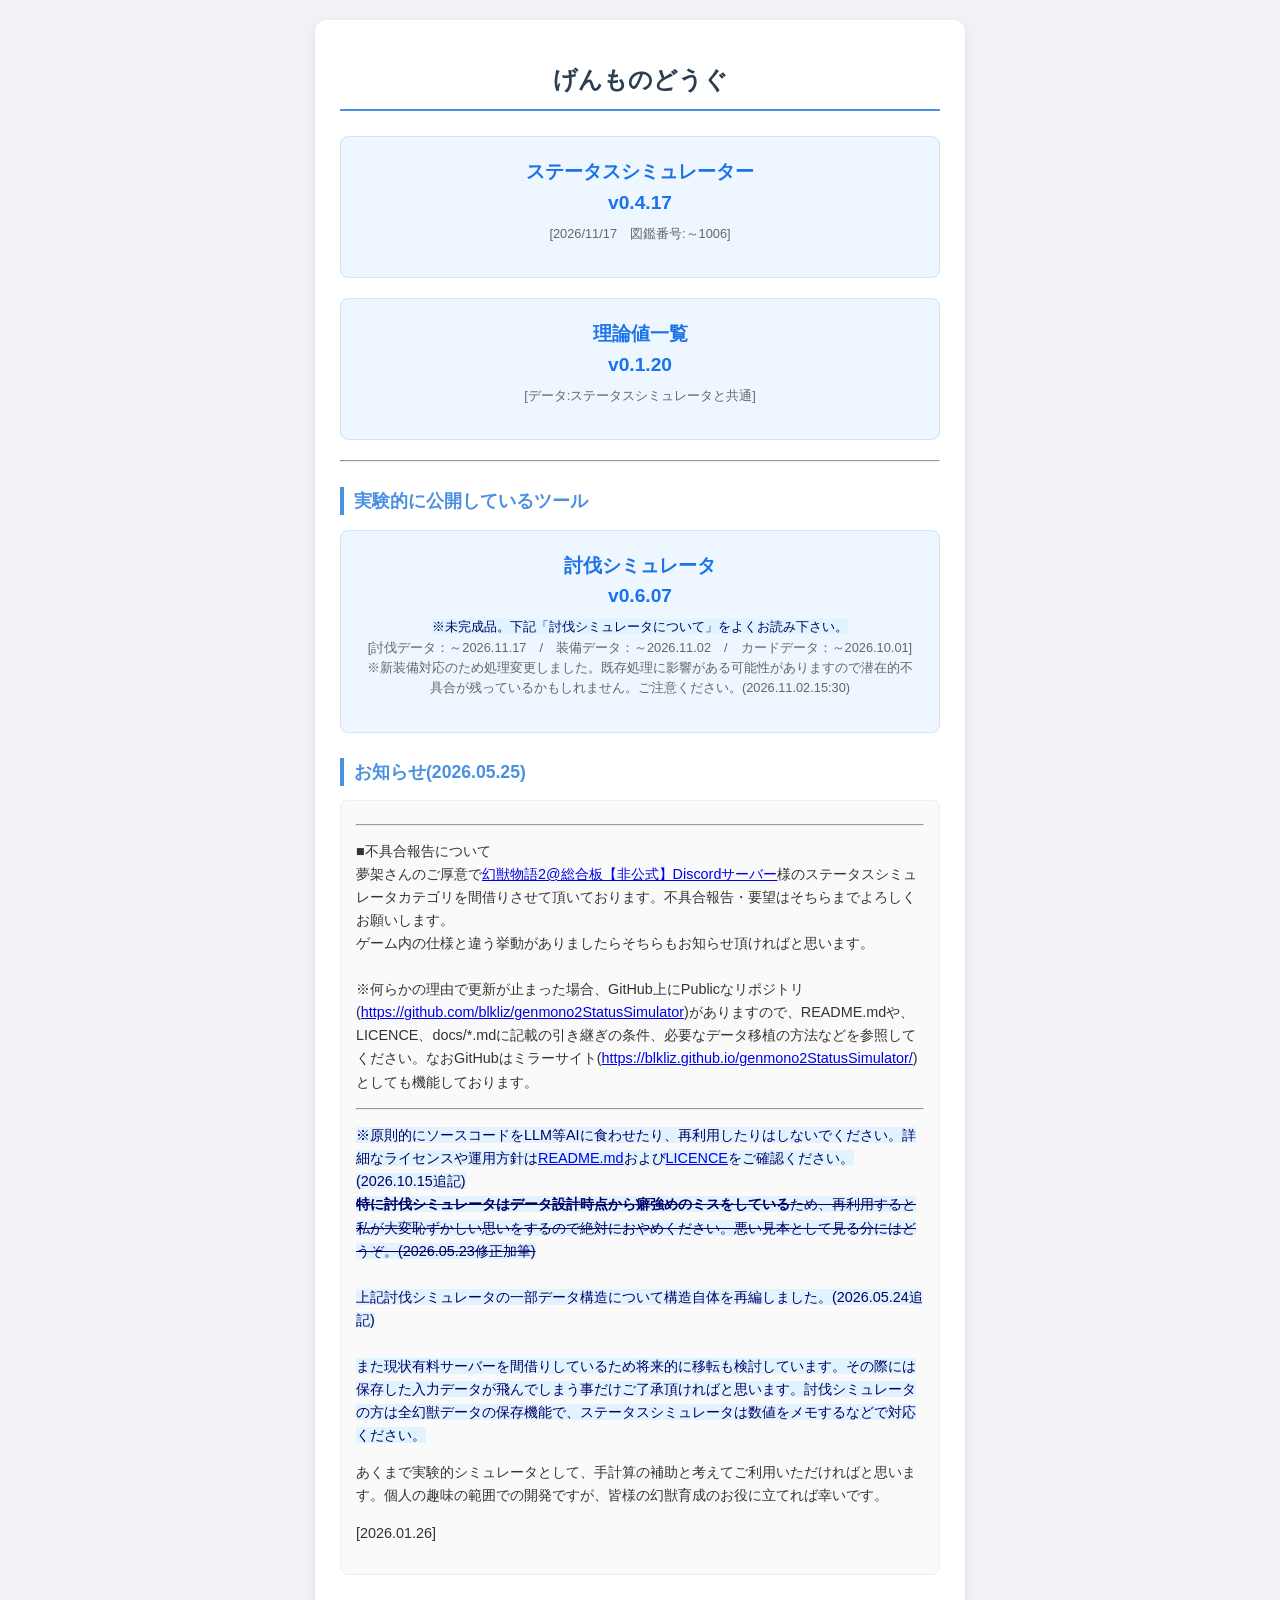
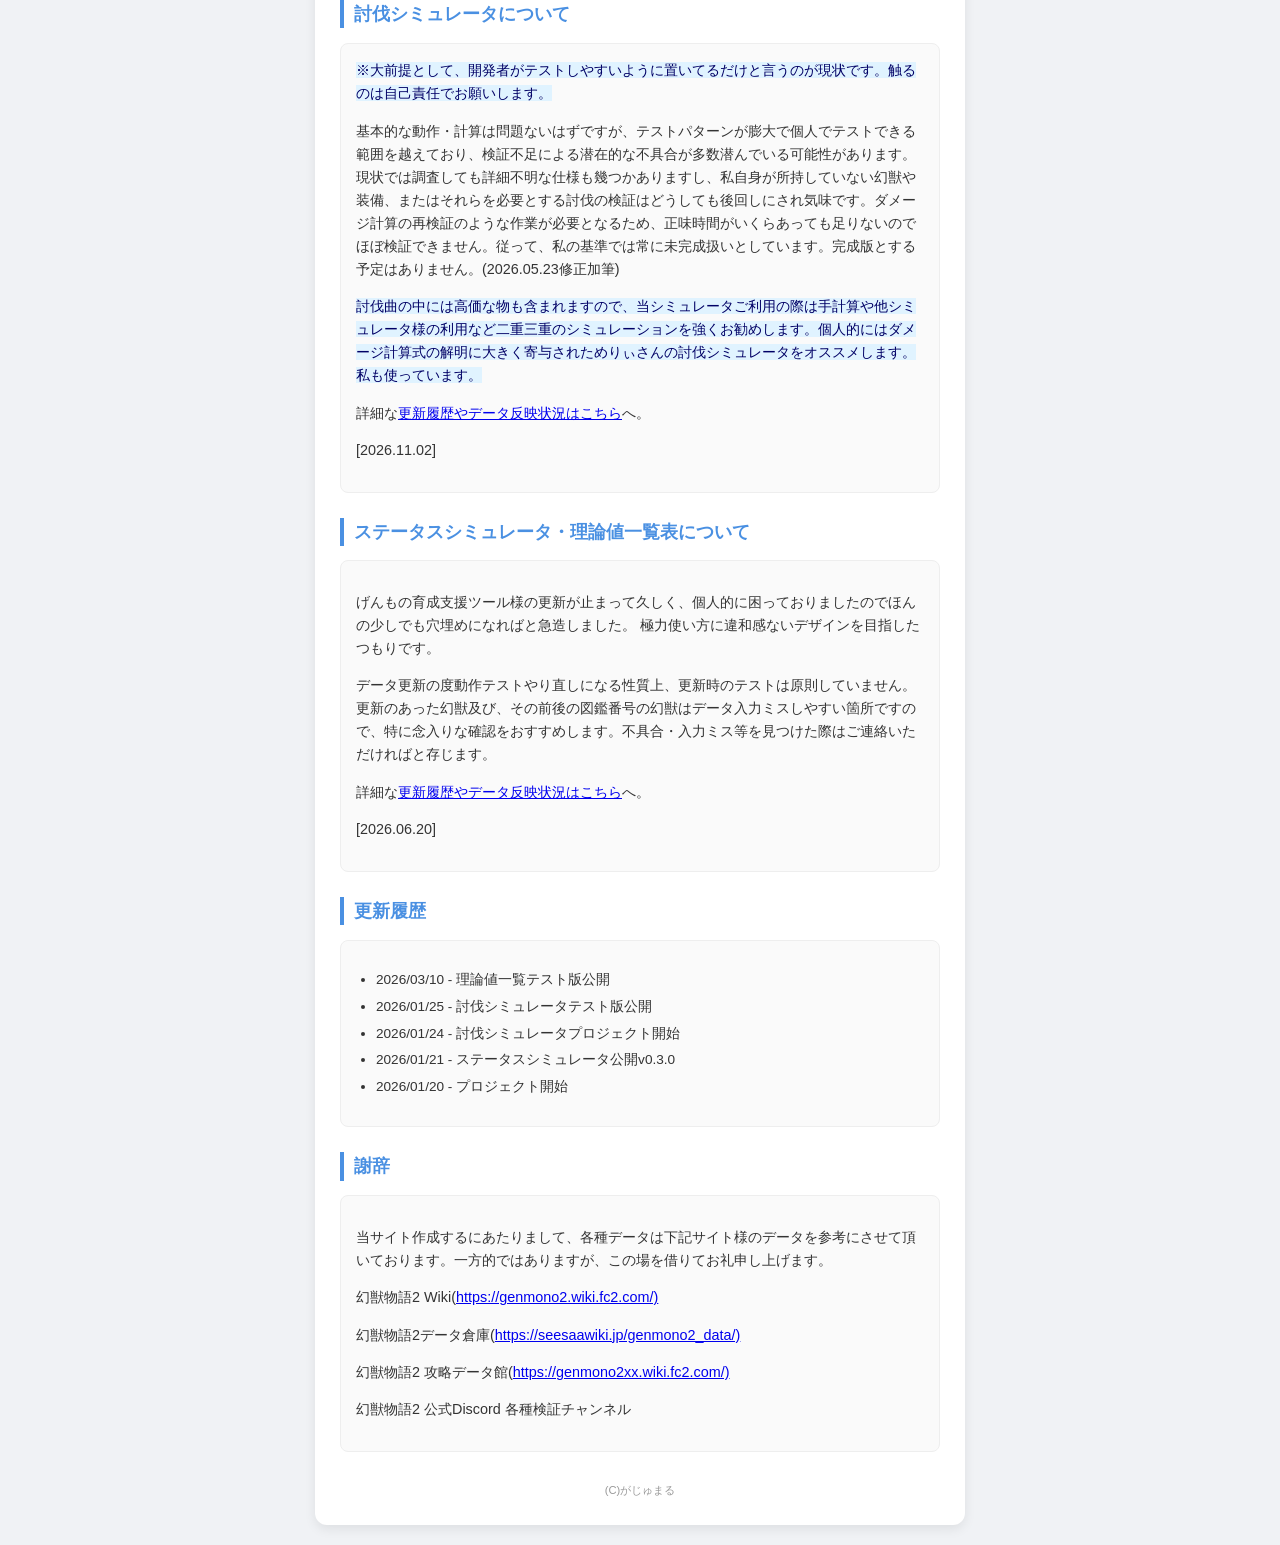
<file: index.html>
<!DOCTYPE html>
<html lang="ja">
<head>
    <!-- Google tag (gtag.js) -->
<script async src="https://www.googletagmanager.com/gtag/js?id=G-ZKP8FL2ZBC"></script>
<script>
  window.dataLayer = window.dataLayer || [];
  function gtag(){dataLayer.push(arguments);}
  gtag('js', new Date());

  gtag('config', 'G-ZKP8FL2ZBC');
</script>
    <meta charset="UTF-8">
    <meta name="viewport" content="width=device-width, initial-scale=1.0">
    <title>げんものどうぐ</title>
    <style>
        body { font-family: 'Helvetica Neue', Arial, sans-serif; background-color: #f0f2f5; color: #333; margin: 0; padding: 20px; line-height: 1.6; }
        .container { max-width: 600px; margin: 0 auto; background: white; padding: 25px; border-radius: 12px; box-shadow: 0 4px 12px rgba(0,0,0,0.08); }
        h1 { font-size: 1.5rem; color: #2c3e50; text-align: center; margin-bottom: 25px; border-bottom: 2px solid #4a90e2; padding-bottom: 10px; }
        h2 { font-size: 1.1rem; color: #4a90e2; margin-top: 25px; border-left: 4px solid #4a90e2; padding-left: 10px; }
        
        .nav-card { background: #eef6ff; padding: 20px; border-radius: 8px; text-align: center; margin-bottom: 20px; border: 1px solid #d0e3ff; transition: 0.2s; }
        .nav-card:hover { background: #e1efff; transform: translateY(-2px); }
        .nav-link { font-size: 1.2rem; font-weight: bold; color: #1a73e8; text-decoration: none; display: block; }
        
        .info-box { background: #fafafa; border: 1px solid #eee; border-radius: 8px; padding: 15px; font-size: 0.9rem; margin-bottom: 20px; }
        
        .history-list { font-size: 0.85rem; padding-left: 20px; }
        .history-list li { margin-bottom: 5px; }

        table { width: 100%; border-collapse: collapse; font-size: 0.85rem; margin-top: 10px; }
        th, td { border: 1px solid #eee; padding: 8px; text-align: left; }
        th { background: #f8f9fa; }
        .status-badge { padding: 2px 6px; border-radius: 4px; font-size: 0.75rem; font-weight: bold; }
        .status-fixed { background: #e3f2fd; color: #1976d2; } /* 対応済 */
        .status-pending { background: #fff3e0; color: #ef6c00; } /* 未対応 */
        .status-warning { background: #e0f3ff; color: #000066; } /* 未対応 */


        footer { text-align: center; margin-top: 30px; font-size: 0.7rem; color: #999; }
    </style>


<!--
<script async src="https://pagead2.googlesyndication.com/pagead/js/adsbygoogle.js?client=ca-pub-4160264912778548"
     crossorigin="anonymous"></script>
-->
</head>
<body>

<div class="container">
    <h1>げんものどうぐ</h1>

    <div class="nav-card">
        <a href="StatusSimulator.html" class="nav-link">ステータスシミュレーター<br>v0.4.17</a>
        <p style="font-size: 0.8rem; color: #666; margin-top: 5px;">[2026/11/17　図鑑番号:～1006]</p>
    </div>


    <div class="nav-card">
        <a href="TheoryValues.html" class="nav-link">理論値一覧<br>v0.1.20</a>
        <p style="font-size: 0.8rem; color: #666; margin-top: 5px;">[データ:ステータスシミュレータと共通]</p>
    </div>

    <HR>
    <h2>実験的に公開しているツール</h2>

    <div class="nav-card">
        <a href="battle_Simulator.htm" class="nav-link">討伐シミュレータ<BR>v0.6.07</a>
        <p style="font-size: 0.8rem; color: #666; margin-top: 5px;"><span class="status-warning">※未完成品。下記「討伐シミュレータについて」をよくお読み下さい。</span>
<br>[討伐データ：～2026.11.17　/　装備データ：～2026.11.02　/　カードデータ：～2026.10.01]<br>
※新装備対応のため処理変更しました。既存処理に影響がある可能性がありますので潜在的不具合が残っているかもしれません。ご注意ください。(2026.11.02.15:30)
</p>
    </div>

    <h2>お知らせ(2026.05.25)</h2>
    <div class="info-box">

<HR>
<p>■不具合報告について<BR>夢架さんのご厚意で<a href="https://discord.com/channels/981723755749453844/1464109122990641204">幻獣物語2@総合板【非公式】Discordサーバー</a>様のステータスシミュレータカテゴリを間借りさせて頂いております。不具合報告・要望はそちらまでよろしくお願いします。<br>
ゲーム内の仕様と違う挙動がありましたらそちらもお知らせ頂ければと思います。<br><br>
※何らかの理由で更新が止まった場合、GitHub上にPublicなリポジトリ(<a href="https://github.com/blkliz/genmono2StatusSimulator">https://github.com/blkliz/genmono2StatusSimulator</a>)がありますので、README.mdや、LICENCE、docs/*.mdに記載の引き継ぎの条件、必要なデータ移植の方法などを参照してください。なおGitHubはミラーサイト(<a href="https://blkliz.github.io/genmono2StatusSimulator/">https://blkliz.github.io/genmono2StatusSimulator/</a>)としても機能しております。
</p>
<HR>
<p><span class="status-warning">※原則的にソースコードをLLM等AIに食わせたり、再利用したりはしないでください。詳細なライセンスや運用方針は<a href="https://github.com/blkliz/genmono2StatusSimulator/blob/main/README.md">README.md</a>および<a href="https://github.com/blkliz/genmono2StatusSimulator/blob/main/LICENCE">LICENCE</a>をご確認ください。(2026.10.15追記)<br>
<s><B>特に討伐シミュレータはデータ設計時点から癖強めのミスをしている</B>ため、再利用すると私が大変恥ずかしい思いをするので絶対におやめください。悪い見本として見る分にはどうぞ。(2026.05.23修正加筆)</s><br><br>
上記討伐シミュレータの一部データ構造について構造自体を再編しました。(2026.05.24追記)<br><br>

<!--<s>また申し訳ないついでにそのうち広告も表示されるかもしれません。邪魔なようであれば極力小さくしたり追いやったりしてみますのでご容赦ください。</s><span class="status-warning">プレビューしたところ思った以上に広告が邪魔過ぎだったので、広告を出さない方向で運用できるようにしますが、-->また現状有料サーバーを間借りしているため将来的に移転も検討しています。その際には保存した入力データが飛んでしまう事だけご了承頂ければと思います。討伐シミュレータの方は全幻獣データの保存機能で、ステータスシミュレータは数値をメモするなどで対応ください。</span></p>
<p>
あくまで実験的シミュレータとして、手計算の補助と考えてご利用いただければと思います。個人の趣味の範囲での開発ですが、皆様の幻獣育成のお役に立てれば幸いです。</p>
<p>[2026.01.26]</p>
    </div>

    <h2>討伐シミュレータについて</h2>
    <div class="info-box">

<span class="status-warning">※大前提として、開発者がテストしやすいように置いてるだけと言うのが現状です。触るのは自己責任でお願いします。</span>
        <p>基本的な動作・計算は問題ないはずですが、テストパターンが膨大で個人でテストできる範囲を越えており、検証不足による潜在的な不具合が多数潜んでいる可能性があります。現状では調査しても詳細不明な仕様も幾つかありますし、私自身が所持していない幻獣や装備、またはそれらを必要とする討伐の検証はどうしても後回しにされ気味です。ダメージ計算の再検証のような作業が必要となるため、正味時間がいくらあっても足りないのでほぼ検証できません。従って、私の基準では常に未完成扱いとしています。完成版とする予定はありません。(2026.05.23修正加筆)</p>

<p><span class="status-warning">討伐曲の中には高価な物も含まれますので、当シミュレータご利用の際は手計算や他シミュレータ様の利用など二重三重のシミュレーションを強くお勧めします。個人的にはダメージ計算式の解明に大きく寄与されためりぃさんの討伐シミュレータをオススメします。私も使っています。</span></p>

<p>
詳細な<a href="about_bs.html">更新履歴やデータ反映状況はこちら</a>へ。</p>


        <p>[2026.11.02]</p>

    </div>

    <h2>ステータスシミュレータ・理論値一覧表について</h2>
    <div class="info-box">

<p>
げんもの育成支援ツール様の更新が止まって久しく、個人的に困っておりましたのでほんの少しでも穴埋めになればと急造しました。
極力使い方に違和感ないデザインを目指したつもりです。</p>
<p>
データ更新の度動作テストやり直しになる性質上、更新時のテストは原則していません。更新のあった幻獣及び、その前後の図鑑番号の幻獣はデータ入力ミスしやすい箇所ですので、特に念入りな確認をおすすめします。不具合・入力ミス等を見つけた際はご連絡いただければと存じます。
</p>
<p>詳細な<a href="about_ss.html">更新履歴やデータ反映状況はこちら</a>へ。</p>
<p>[2026.06.20]</p>

</div>


    <h2>更新履歴</h2>
    <div class="info-box">
        <ul class="history-list">
            <li>2026/03/10 - 理論値一覧テスト版公開</li>
            <li>2026/01/25 - 討伐シミュレータテスト版公開</li>
            <li>2026/01/24 - 討伐シミュレータプロジェクト開始</li>
            <li>2026/01/21 - ステータスシミュレータ公開v0.3.0 </li>
            <li>2026/01/20 - プロジェクト開始</li>
        </ul>
    </div>



    <h2>謝辞</h2>
     <div class="info-box">
        <p>当サイト作成するにあたりまして、各種データは下記サイト様のデータを参考にさせて頂いております。一方的ではありますが、この場を借りてお礼申し上げます。</p>
<p>幻獣物語2 Wiki(<a href="https://genmono2.wiki.fc2.com/">https://genmono2.wiki.fc2.com/)</a></p>

<p>幻獣物語2データ倉庫(<a href="https://seesaawiki.jp/genmono2_data/">https://seesaawiki.jp/genmono2_data/)</a></p>

<p>幻獣物語2 攻略データ館(<a href="https://genmono2xx.wiki.fc2.com/">https://genmono2xx.wiki.fc2.com/)</a></p>


<p>幻獣物語2 公式Discord 各種検証チャンネル</p>

    </div>


    <footer>
        (C)がじゅまる <!--/ <a href="privacy.html">プライバシーポリシー</a>-->
<!--
<script async src="https://pagead2.googlesyndication.com/pagead/js/adsbygoogle.js?client=ca-pub-4160264912778548"
     crossorigin="anonymous"></script>
-->
<!-- シミュレータ用 -->
<!--
<ins class="adsbygoogle"
     style="display:inline-block;width:728px;height:90px"
     data-ad-client="ca-pub-4160264912778548"
     data-ad-slot="8278182248"></ins>
<script>
     (adsbygoogle = window.adsbygoogle || []).push({});
</script>
-->
    </footer>
</div>

</body>
</html>
</file>
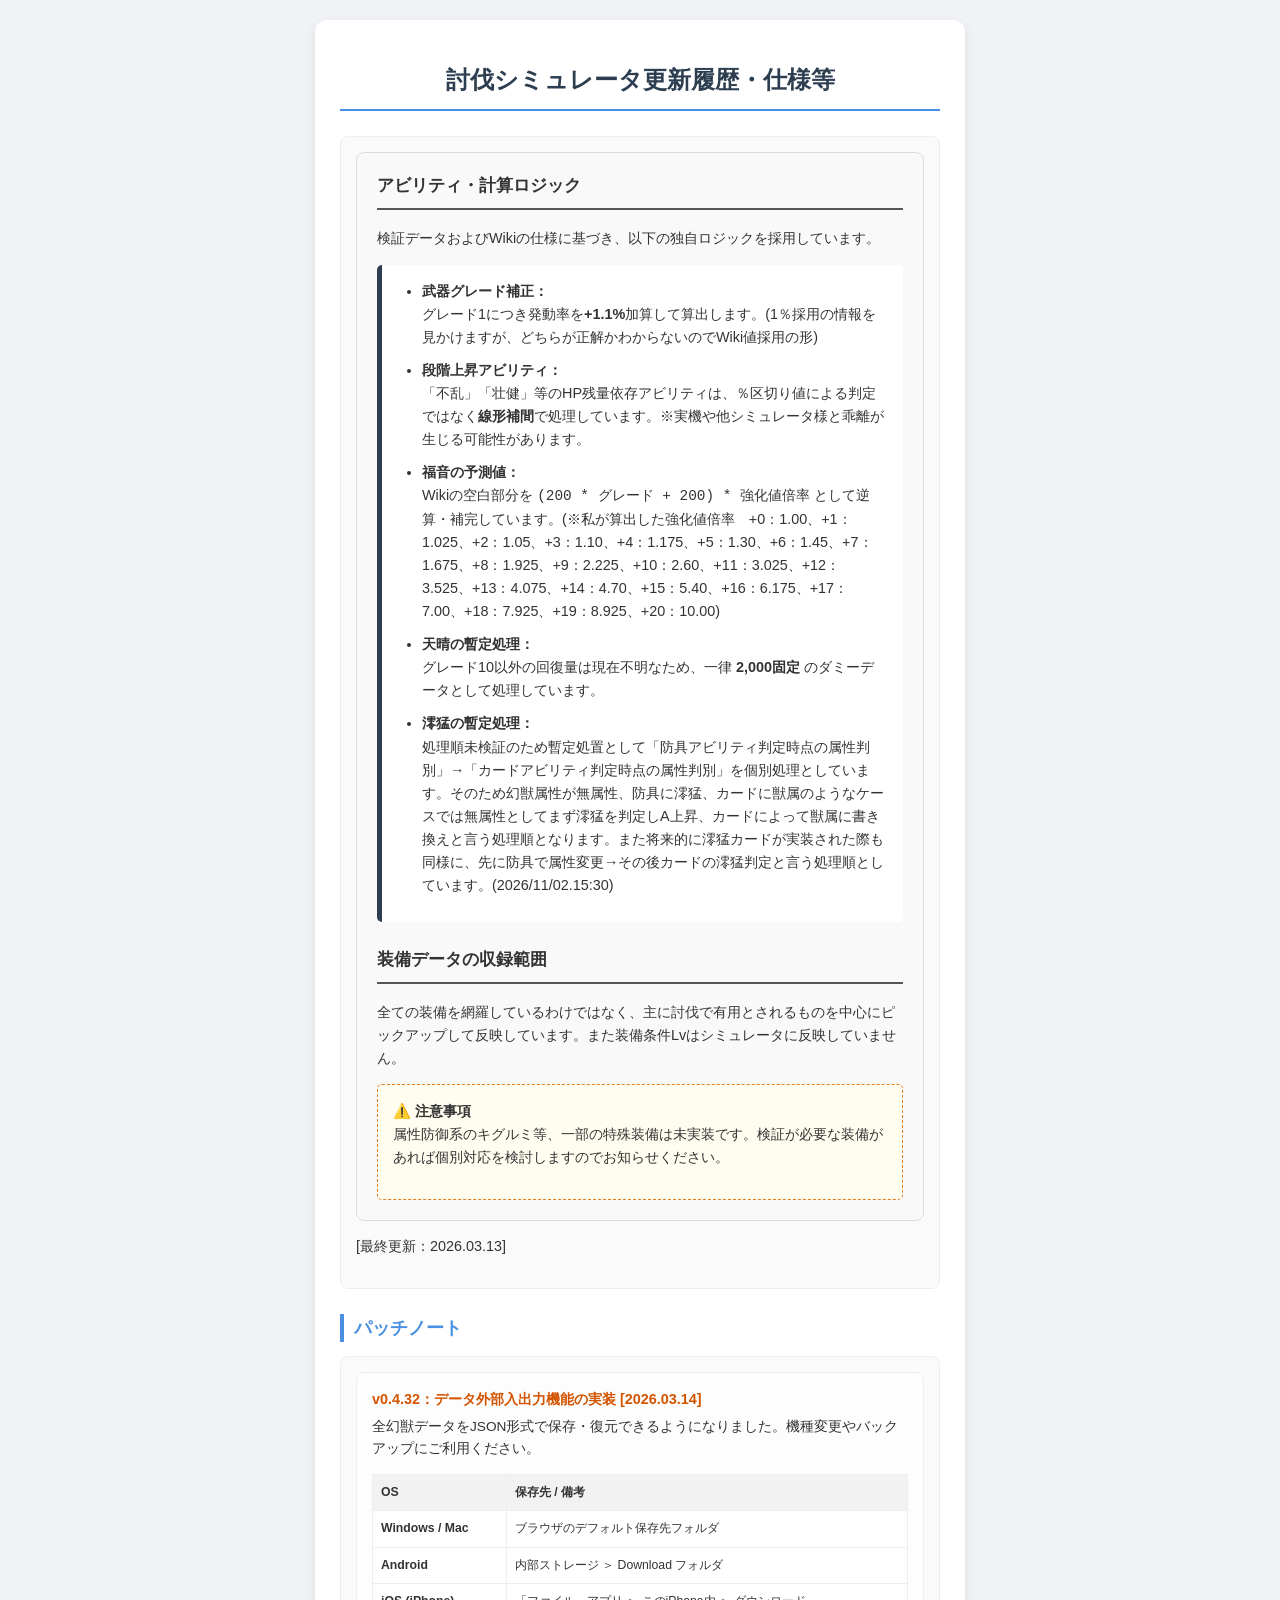
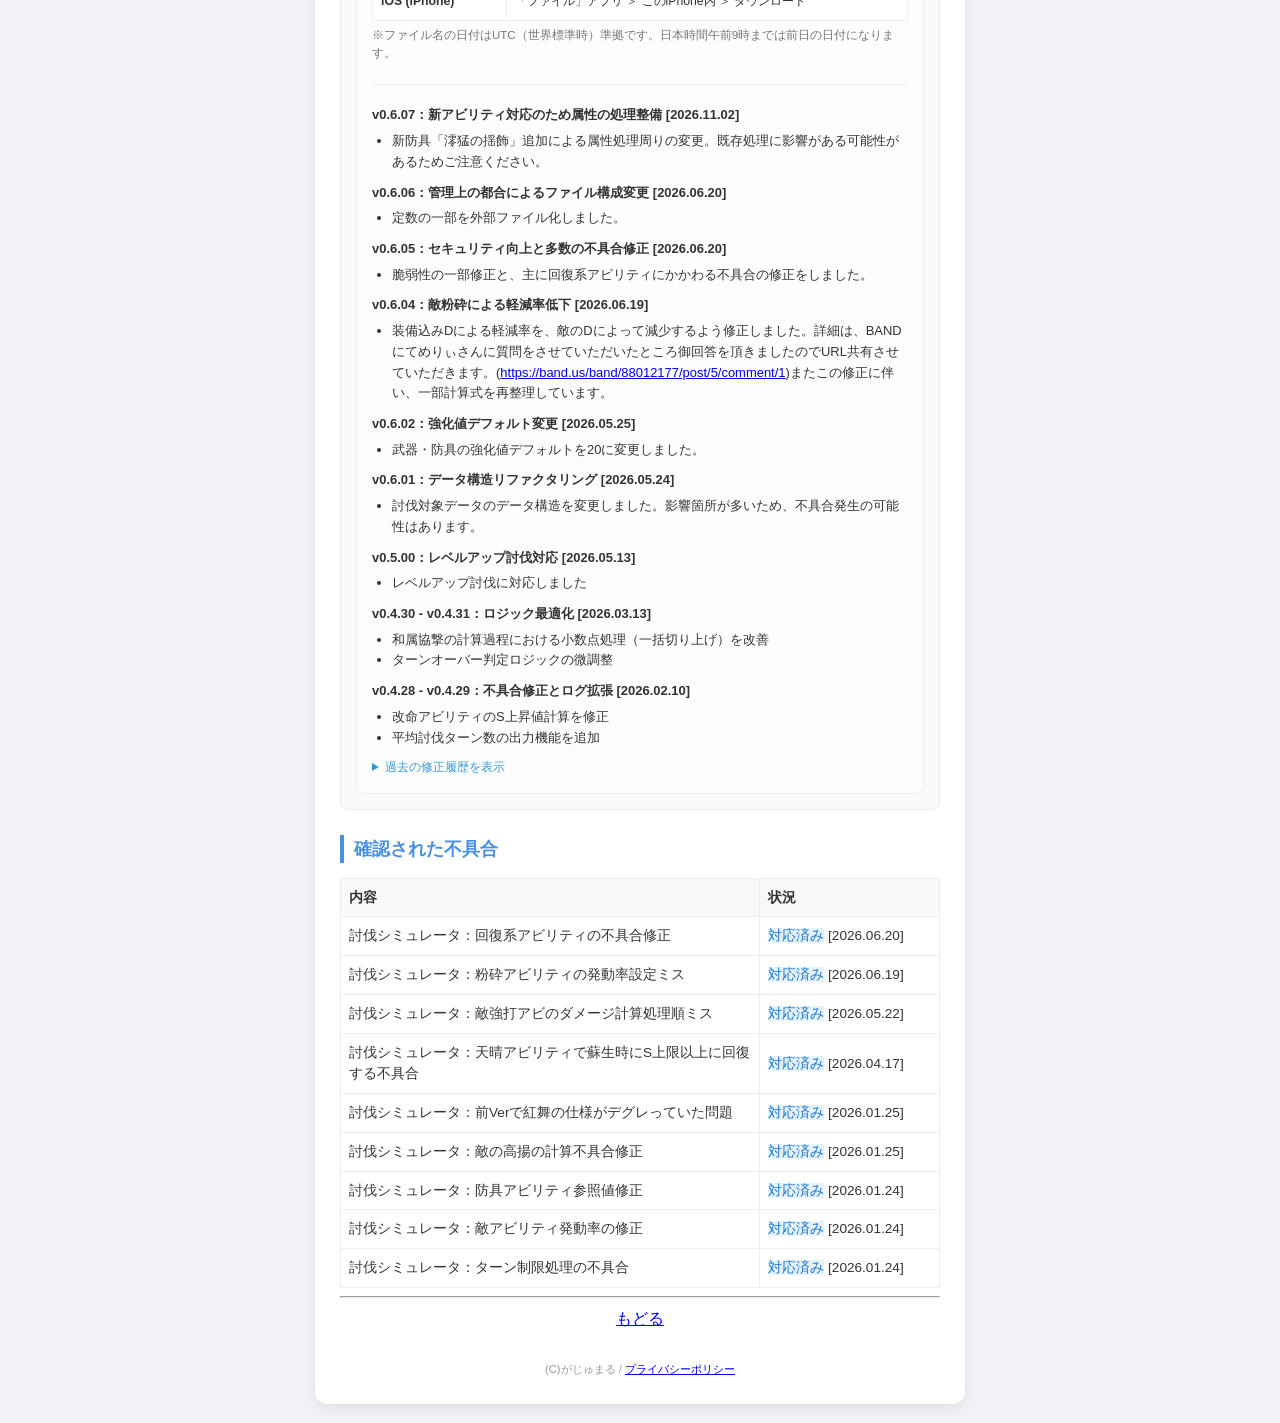
<file: about_bs.html>
<!DOCTYPE html>
<html lang="ja">
<head>
        <!-- Google tag (gtag.js) -->
<script async src="https://www.googletagmanager.com/gtag/js?id=G-ZKP8FL2ZBC"></script>
<script>
  window.dataLayer = window.dataLayer || [];
  function gtag(){dataLayer.push(arguments);}
  gtag('js', new Date());

  gtag('config', 'G-ZKP8FL2ZBC');
</script>
    <meta charset="UTF-8">
    <meta name="viewport" content="width=device-width, initial-scale=1.0">
    <title>討伐シミュレータについて</title>
    <style>
        body { font-family: 'Helvetica Neue', Arial, sans-serif; background-color: #f0f2f5; color: #333; margin: 0; padding: 20px; line-height: 1.6; }
        .container { max-width: 600px; margin: 0 auto; background: white; padding: 25px; border-radius: 12px; box-shadow: 0 4px 12px rgba(0,0,0,0.08); }
        h1 { font-size: 1.5rem; color: #2c3e50; text-align: center; margin-bottom: 25px; border-bottom: 2px solid #4a90e2; padding-bottom: 10px; }
        h2 { font-size: 1.1rem; color: #4a90e2; margin-top: 25px; border-left: 4px solid #4a90e2; padding-left: 10px; }
        
        .nav-card { background: #eef6ff; padding: 20px; border-radius: 8px; text-align: center; margin-bottom: 20px; border: 1px solid #d0e3ff; transition: 0.2s; }
        .nav-card:hover { background: #e1efff; transform: translateY(-2px); }
        .nav-link { font-size: 1.2rem; font-weight: bold; color: #1a73e8; text-decoration: none; display: block; }
        
        .info-box { background: #fafafa; border: 1px solid #eee; border-radius: 8px; padding: 15px; font-size: 0.9rem; margin-bottom: 20px; }
        
        .history-list { font-size: 0.85rem; padding-left: 20px; }
        .history-list li { margin-bottom: 5px; }

        table { width: 100%; border-collapse: collapse; font-size: 0.85rem; margin-top: 10px; }
        th, td { border: 1px solid #eee; padding: 8px; text-align: left; }
        th { background: #f8f9fa; }
        .status-badge { padding: 2px 6px; border-radius: 4px; font-size: 0.75rem; font-weight: bold; }
        .status-fixed { background: #e3f2fd; color: #1976d2; } /* 対応済 */
        .status-pending { background: #fff3e0; color: #ef6c00; } /* 未対応 */
        .status-warning { background: #fff3e0; color: #ff0000; } /* 未対応 */


        footer { text-align: center; margin-top: 30px; font-size: 0.7rem; color: #999; }
    </style>

<!--
<script async src="https://pagead2.googlesyndication.com/pagead/js/adsbygoogle.js?client=ca-pub-4160264912778548"
     crossorigin="anonymous"></script>
-->
</head>
<body>

<div class="container">
    <h1>討伐シミュレータ更新履歴・仕様等</h1>


<div class="info-box">
<section style="background: #f9f9f9; padding: 20px; border-radius: 8px; border: 1px solid #ddd; line-height: 1.6;">
<h3 style="margin-top: 0; color: #333; border-bottom: 2px solid #555; padding-bottom: 8px;">アビリティ・計算ロジック</h3>

<p>検証データおよびWikiの仕様に基づき、以下の独自ロジックを採用しています。</p>

<ul style="background: #fff; padding: 15px 15px 15px 40px; border-radius: 5px; border-left: 5px solid #2c3e50; list-style-type: disc;">
    <li style="margin-bottom: 10px;"><strong>武器グレード補正：</strong><br>グレード1につき発動率を<strong>+1.1%</strong>加算して算出します。(1％採用の情報を見かけますが、どちらが正解かわからないのでWiki値採用の形)</li>
    <li style="margin-bottom: 10px;"><strong>段階上昇アビリティ：</strong><br>「不乱」「壮健」等のHP残量依存アビリティは、％区切り値による判定ではなく<strong>線形補間</strong>で処理しています。※実機や他シミュレータ様と乖離が生じる可能性があります。</li>
    <li style="margin-bottom: 10px;"><strong>福音の予測値：</strong><br>Wikiの空白部分を <code>(200 * グレード + 200) * 強化値倍率</code> として逆算・補完しています。(※私が算出した強化値倍率　+0：1.00、+1：1.025、+2：1.05、+3：1.10、+4：1.175、+5：1.30、+6：1.45、+7：1.675、+8：1.925、+9：2.225、+10：2.60、+11：3.025、+12：3.525、+13：4.075、+14：4.70、+15：5.40、+16：6.175、+17：7.00、+18：7.925、+19：8.925、+20：10.00)</li>
    <li style="margin-bottom: 10px;"><strong>天晴の暫定処理：</strong><br>グレード10以外の回復量は現在不明なため、一律 <strong>2,000固定</strong> のダミーデータとして処理しています。</li>
    <li style="margin-bottom: 10px;"><strong>澪猛の暫定処理：</strong><br>処理順未検証のため暫定処置として「防具アビリティ判定時点の属性判別」→「カードアビリティ判定時点の属性判別」を個別処理としています。そのため幻獣属性が無属性、防具に澪猛、カードに獣属のようなケースでは無属性としてまず澪猛を判定しA上昇、カードによって獣属に書き換えと言う処理順となります。また将来的に澪猛カードが実装された際も同様に、先に防具で属性変更→その後カードの澪猛判定と言う処理順としています。(2026/11/02.15:30)</li>
</ul>

<h3 style="margin-top: 25px; color: #333; border-bottom: 2px solid #555; padding-bottom: 8px;">装備データの収録範囲</h3>
<p>全ての装備を網羅しているわけではなく、主に討伐で有用とされるものを中心にピックアップして反映しています。また装備条件Lvはシミュレータに反映していません。</p>

<div style="background: #fffcf0; padding: 15px; border: 1px dashed #e67e22; border-radius: 5px;">
    <p style="margin-top: 0;"><strong>⚠️ 注意事項</strong><br>
    属性防御系のキグルミ等、一部の特殊装備は未実装です。検証が必要な装備があれば個別対応を検討しますのでお知らせください。</p>
</div>


</section>
<p>[最終更新：2026.03.13]</p>
</div>

<h2>パッチノート</h2>
<div class="info-box">
<section style="background: #fdfdfd; padding: 15px; border-radius: 8px; border: 1px solid #eee;">


<div style="margin-bottom: 20px; border-bottom: 1px solid #eee; padding-bottom: 10px;">
    <strong style="color: #d35400;">v0.4.32：データ外部入出力機能の実装 [2026.03.14]</strong>
    <p style="margin-top: 5px; font-size: 0.95em;">全幻獣データをJSON形式で保存・復元できるようになりました。機種変更やバックアップにご利用ください。</p>
    <table style="width: 100%; border-collapse: collapse; font-size: 0.85em; background: #fff;">
        <tr style="border-bottom: 1px solid #eee;">
            <th style="padding: 8px; text-align: left; width: 25%; background: #f2f2f2;">OS</th>
            <th style="padding: 8px; text-align: left; background: #f2f2f2;">保存先 / 備考</th>
        </tr>
        <tr>
            <td style="padding: 8px; border-right: 1px solid #eee;"><strong>Windows / Mac</strong></td>
            <td style="padding: 8px;">ブラウザのデフォルト保存先フォルダ</td>
        </tr>
        <tr>
            <td style="padding: 8px; border-right: 1px solid #eee;"><strong>Android</strong></td>
            <td style="padding: 8px;">内部ストレージ ＞ Download フォルダ</td>
        </tr>
        <tr>
            <td style="padding: 8px; border-right: 1px solid #eee;"><strong>iOS (iPhone)</strong></td>
            <td style="padding: 8px;">「ファイル」アプリ ＞ このiPhone内 ＞ ダウンロード</td>
        </tr>
    </table>
    <p style="font-size: 0.8em; color: #777; margin-top: 5px;">※ファイル名の日付はUTC（世界標準時）準拠です。日本時間午前9時までは前日の日付になります。</p>
</div>

<div style="margin-bottom: 10px; font-size: 0.9em;">
    <strong>v0.6.07：新アビリティ対応のため属性の処理整備 [2026.11.02]</strong>
    <ul style="margin: 5px 0; padding-left: 20px;">
        <li>新防具「澪猛の揺飾」追加による属性処理周りの変更。既存処理に影響がある可能性があるためご注意ください。</li>
    </ul>
</div>

<div style="margin-bottom: 10px; font-size: 0.9em;">
    <strong>v0.6.06：管理上の都合によるファイル構成変更 [2026.06.20]</strong>
    <ul style="margin: 5px 0; padding-left: 20px;">
        <li>定数の一部を外部ファイル化しました。</li>
    </ul>
</div>

<div style="margin-bottom: 10px; font-size: 0.9em;">
    <strong>v0.6.05：セキュリティ向上と多数の不具合修正 [2026.06.20]</strong>
    <ul style="margin: 5px 0; padding-left: 20px;">
        <li>脆弱性の一部修正と、主に回復系アビリティにかかわる不具合の修正をしました。</li>
    </ul>
</div>

<div style="margin-bottom: 10px; font-size: 0.9em;">
    <strong>v0.6.04：敵粉砕による軽減率低下 [2026.06.19]</strong>
    <ul style="margin: 5px 0; padding-left: 20px;">
        <li>装備込みDによる軽減率を、敵のDによって減少するよう修正しました。詳細は、BANDにてめりぃさんに質問をさせていただいたところ御回答を頂きましたのでURL共有させていただきます。(<a href="https://band.us/band/88012177/post/5/comment/1">https://band.us/band/88012177/post/5/comment/1</a>)またこの修正に伴い、一部計算式を再整理しています。</li>
    </ul>
</div>

<div style="margin-bottom: 10px; font-size: 0.9em;">
    <strong>v0.6.02：強化値デフォルト変更 [2026.05.25]</strong>
    <ul style="margin: 5px 0; padding-left: 20px;">
        <li>武器・防具の強化値デフォルトを20に変更しました。</li>
    </ul>
</div>

<div style="margin-bottom: 10px; font-size: 0.9em;">
    <strong>v0.6.01：データ構造リファクタリング [2026.05.24]</strong>
    <ul style="margin: 5px 0; padding-left: 20px;">
        <li>討伐対象データのデータ構造を変更しました。影響箇所が多いため、不具合発生の可能性はあります。</li>
    </ul>
</div>

<div style="margin-bottom: 10px; font-size: 0.9em;">
    <strong>v0.5.00：レベルアップ討伐対応 [2026.05.13]</strong>
    <ul style="margin: 5px 0; padding-left: 20px;">
        <li>レベルアップ討伐に対応しました</li>
    </ul>
</div>

<div style="margin-bottom: 10px; font-size: 0.9em;">
    <strong>v0.4.30 - v0.4.31：ロジック最適化 [2026.03.13]</strong>
    <ul style="margin: 5px 0; padding-left: 20px;">
        <li>和属協撃の計算過程における小数点処理（一括切り上げ）を改善</li>
        <li>ターンオーバー判定ロジックの微調整</li>
    </ul>
</div>

<div style="margin-bottom: 10px; font-size: 0.9em;">
    <strong>v0.4.28 - v0.4.29：不具合修正とログ拡張 [2026.02.10]</strong>
    <ul style="margin: 5px 0; padding-left: 20px;">
        <li>改命アビリティのS上昇値計算を修正</li>
        <li>平均討伐ターン数の出力機能を追加</li>
    </ul>
</div>

<details style="font-size: 0.85em; color: #666;">
    <summary style="cursor: pointer; color: #3498db;">過去の修正履歴を表示</summary>
    <div style="padding: 10px; background: #f4f4f4; border-radius: 5px; margin-top: 5px;">
        v0.5.01：敵強打アビのダメージ計算処理ミス修正<br>
        v0.4.34：テキスト間違いなど細かい不具合の修正<br>
        v0.4.33：天晴の蘇生時回復量不具合修正<br>
        v0.4.27：天晴の暫定対応・バフ不具合修正<br>
        v0.4.25：防御(D)によるダメージ軽減未適用の不具合修正<br>
        v0.4.23：防具アビリティが素ステータスを参照していた件を修正<br>
        v0.4.19：高揚・紅舞のバフ重複計算不具合を修正<br>
        v0.4.14：和属・粉砕の処理ロジック調整
    </div>
</details>

</section>
</div>



    <h2>確認された不具合</h2>
    <table>
        <thead>
            <tr>
                <th style="width: 70%;">内容</th>
                <th>状況</th>
            </tr>
        </thead>
        <tbody>
            <tr>
                <td>討伐シミュレータ：回復系アビリティの不具合修正</td>
                <td><span class="status-fixed">対応済み</span> [2026.06.20] </td>
            </tr>
                 <tr>
                <td>討伐シミュレータ：粉砕アビリティの発動率設定ミス</td>
                <td><span class="status-fixed">対応済み</span> [2026.06.19] </td>
            </tr>
            <tr>
                <td>討伐シミュレータ：敵強打アビのダメージ計算処理順ミス</td>
                <td><span class="status-fixed">対応済み</span> [2026.05.22] </td>
            </tr>
           <tr>
                <td>討伐シミュレータ：天晴アビリティで蘇生時にS上限以上に回復する不具合</td>
                <td><span class="status-fixed">対応済み</span> [2026.04.17] </td>
            </tr>
            <tr>
                <td>討伐シミュレータ：前Verで紅舞の仕様がデグレっていた問題</td>
                <td><span class="status-fixed">対応済み</span> [2026.01.25] </td>
            </tr>
            <tr>
                <td>討伐シミュレータ：敵の高揚の計算不具合修正</td>
                <td><span class="status-fixed">対応済み</span> [2026.01.25] </td>
            </tr>
            <tr>
                <td>討伐シミュレータ：防具アビリティ参照値修正</td>
                <td><span class="status-fixed">対応済み</span> [2026.01.24] </td>
            </tr>
            <tr>
                <td>討伐シミュレータ：敵アビリティ発動率の修正</td>
                <td><span class="status-fixed">対応済み</span> [2026.01.24] </td>
            </tr>
            <tr>
                <td>討伐シミュレータ：ターン制限処理の不具合</td>
                <td><span class="status-fixed">対応済み</span> [2026.01.24] </td>
            </tr>
        </tbody>
    </table>




<hr>

<div align="center">
<a href="index.html">もどる</a>

</div>


    <footer>
        (C)がじゅまる / <a href="privacy.html">プライバシーポリシー</a>

<!--
<script async src="https://pagead2.googlesyndication.com/pagead/js/adsbygoogle.js?client=ca-pub-4160264912778548"
     crossorigin="anonymous"></script>
-->
<!-- シミュレータ用 -->
<!--
<ins class="adsbygoogle"
     style="display:inline-block;width:728px;height:90px"
     data-ad-client="ca-pub-4160264912778548"
     data-ad-slot="8278182248"></ins>
<script>
     (adsbygoogle = window.adsbygoogle || []).push({});
</script>
-->
    </footer>
</div>

</body>
</html>
</file>
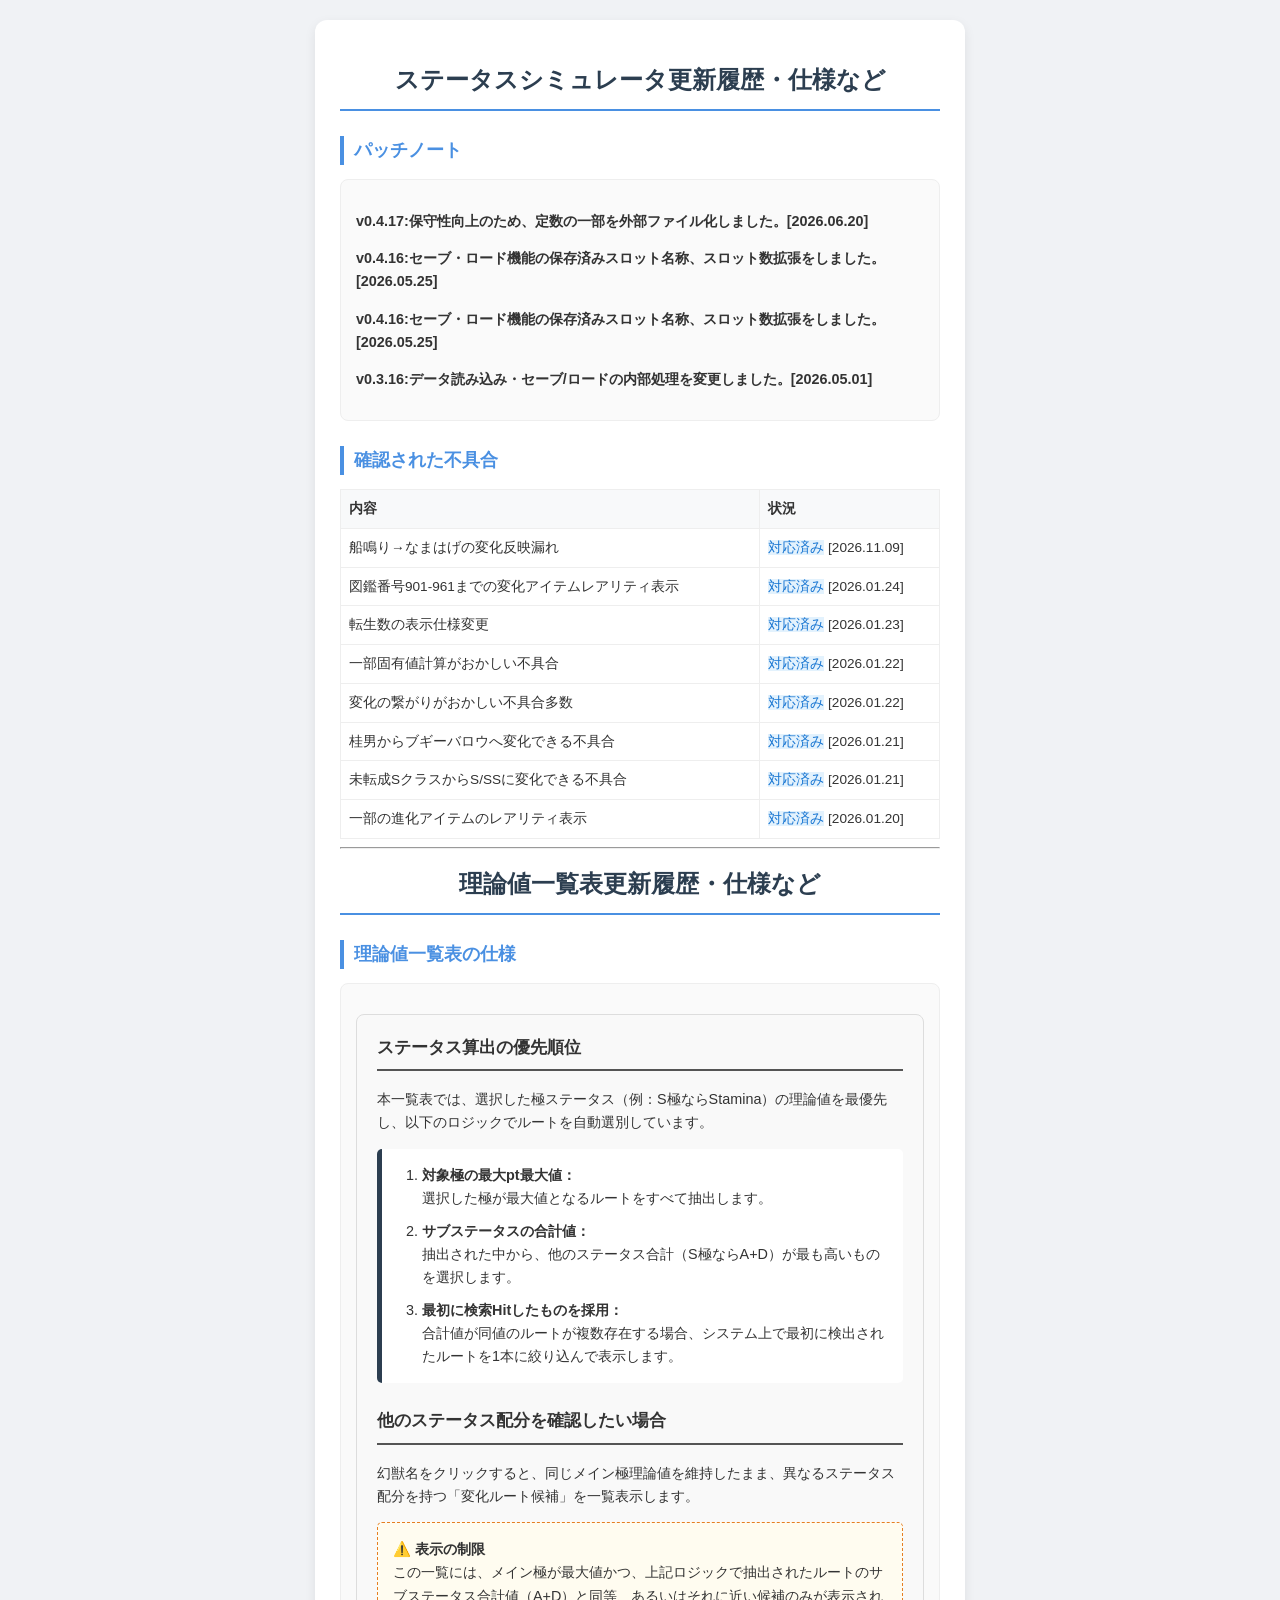
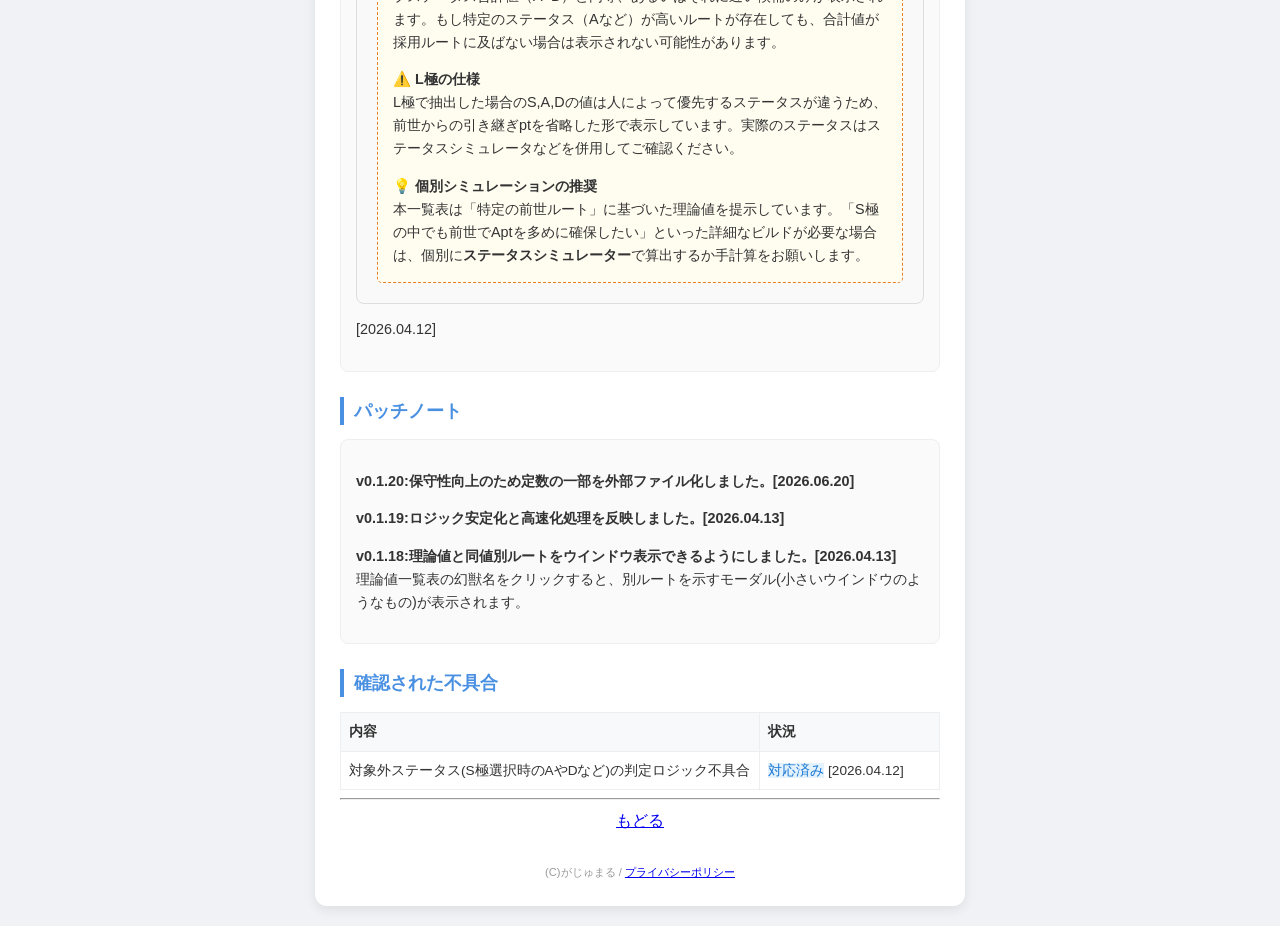
<file: about_ss.html>
<!DOCTYPE html>
<html lang="ja">
<head>
        <!-- Google tag (gtag.js) -->
<script async src="https://www.googletagmanager.com/gtag/js?id=G-ZKP8FL2ZBC"></script>
<script>
  window.dataLayer = window.dataLayer || [];
  function gtag(){dataLayer.push(arguments);}
  gtag('js', new Date());

  gtag('config', 'G-ZKP8FL2ZBC');
</script>
    <meta charset="UTF-8">
    <meta name="viewport" content="width=device-width, initial-scale=1.0">
    <title>ステータスシミュレータ・理論値一覧表について</title>
    <style>
        body { font-family: 'Helvetica Neue', Arial, sans-serif; background-color: #f0f2f5; color: #333; margin: 0; padding: 20px; line-height: 1.6; }
        .container { max-width: 600px; margin: 0 auto; background: white; padding: 25px; border-radius: 12px; box-shadow: 0 4px 12px rgba(0,0,0,0.08); }
        h1 { font-size: 1.5rem; color: #2c3e50; text-align: center; margin-bottom: 25px; border-bottom: 2px solid #4a90e2; padding-bottom: 10px; }
        h2 { font-size: 1.1rem; color: #4a90e2; margin-top: 25px; border-left: 4px solid #4a90e2; padding-left: 10px; }
        
        .nav-card { background: #eef6ff; padding: 20px; border-radius: 8px; text-align: center; margin-bottom: 20px; border: 1px solid #d0e3ff; transition: 0.2s; }
        .nav-card:hover { background: #e1efff; transform: translateY(-2px); }
        .nav-link { font-size: 1.2rem; font-weight: bold; color: #1a73e8; text-decoration: none; display: block; }
        
        .info-box { background: #fafafa; border: 1px solid #eee; border-radius: 8px; padding: 15px; font-size: 0.9rem; margin-bottom: 20px; }
        
        .history-list { font-size: 0.85rem; padding-left: 20px; }
        .history-list li { margin-bottom: 5px; }

        table { width: 100%; border-collapse: collapse; font-size: 0.85rem; margin-top: 10px; }
        th, td { border: 1px solid #eee; padding: 8px; text-align: left; }
        th { background: #f8f9fa; }
        .status-badge { padding: 2px 6px; border-radius: 4px; font-size: 0.75rem; font-weight: bold; }
        .status-fixed { background: #e3f2fd; color: #1976d2; } /* 対応済 */
        .status-pending { background: #fff3e0; color: #ef6c00; } /* 未対応 */
        .status-warning { background: #fff3e0; color: #ff0000; } /* 未対応 */


        footer { text-align: center; margin-top: 30px; font-size: 0.7rem; color: #999; }
    </style>


<!--
<script async src="https://pagead2.googlesyndication.com/pagead/js/adsbygoogle.js?client=ca-pub-4160264912778548"
     crossorigin="anonymous"></script>
-->
</head>
<body>

<div class="container">
    <h1>ステータスシミュレータ更新履歴・仕様など</h1>

    <h2>パッチノート</h2>
    <div class="info-box">
        <p>
            <b>v0.4.17:保守性向上のため、定数の一部を外部ファイル化しました。[2026.06.20]</b>
        </p>
        <p>
            <b>v0.4.16:セーブ・ロード機能の保存済みスロット名称、スロット数拡張をしました。[2026.05.25]</b>
        </p>
        <p>
            <b>v0.4.16:セーブ・ロード機能の保存済みスロット名称、スロット数拡張をしました。[2026.05.25]</b>
        </p>
        <p>
            <b>v0.3.16:データ読み込み・セーブ/ロードの内部処理を変更しました。[2026.05.01]</b>
        </p>

    </div>


    <h2>確認された不具合</h2>
    <table>
        <thead>
            <tr>
                <th style="width: 70%;">内容</th>
                <th>状況</th>
            </tr>
        </thead>
        <tbody>
            <tr>
                <td>船鳴り→なまはげの変化反映漏れ</td>
                <td><span class="status-fixed">対応済み</span> [2026.11.09] </td>
            </tr>
            <tr>
                <td>図鑑番号901-961までの変化アイテムレアリティ表示</td>
                <td><span class="status-fixed">対応済み</span> [2026.01.24] </td>
            </tr>
            <tr>
                <td>転生数の表示仕様変更</td>
                <td><span class="status-fixed">対応済み</span> [2026.01.23] </td>
            </tr>
            <tr>
                <td>一部固有値計算がおかしい不具合</td>
                <td><span class="status-fixed">対応済み</span> [2026.01.22] </td>
            </tr>
            <tr>
                <td>変化の繋がりがおかしい不具合多数</td>
                <td><span class="status-fixed">対応済み</span> [2026.01.22] </td>
            </tr>
            <tr>
                <td>桂男からブギーバロウへ変化できる不具合</td>
                <td><span class="status-fixed">対応済み</span> [2026.01.21] </td>
            </tr>
            <tr>
                <td>未転成SクラスからS/SSに変化できる不具合</td>
                <td><span class="status-fixed">対応済み</span> [2026.01.21] </td>
            </tr>
            <tr>
                <td>一部の進化アイテムのレアリティ表示</td>
                <td><span class="status-fixed">対応済み</span> [2026.01.20] </td>
            </tr>

        </tbody>
    </table>

<hr>

    <h1>理論値一覧表更新履歴・仕様など</h1>

    <h2>理論値一覧表の仕様</h2>
    <div class="info-box">

<p>
<section style="background: #f9f9f9; padding: 20px; border-radius: 8px; border: 1px solid #ddd; line-height: 1.6;">
    <h3 style="margin-top: 0; color: #333; border-bottom: 2px solid #555; padding-bottom: 8px;">ステータス算出の優先順位</h3>
    <p>本一覧表では、選択した極ステータス（例：S極ならStamina）の理論値を最優先し、以下のロジックでルートを自動選別しています。</p>
    
    <ol style="background: #fff; padding: 15px 15px 15px 40px; border-radius: 5px; border-left: 5px solid #2c3e50;">
        <li style="margin-bottom: 10px;"><strong>対象極の最大pt最大値：</strong><br>選択した極が最大値となるルートをすべて抽出します。</li>
        <li style="margin-bottom: 10px;"><strong>サブステータスの合計値：</strong><br>抽出された中から、他のステータス合計（S極ならA+D）が最も高いものを選択します。</li>
        <li><strong>最初に検索Hitしたものを採用：</strong><br>合計値が同値のルートが複数存在する場合、システム上で最初に検出されたルートを1本に絞り込んで表示します。</li>
    </ol>

    <h3 style="margin-top: 25px; color: #333; border-bottom: 2px solid #555; padding-bottom: 8px;">他のステータス配分を確認したい場合</h3>
    <p>幻獣名をクリックすると、同じメイン極理論値を維持したまま、異なるステータス配分を持つ「変化ルート候補」を一覧表示します。</p>

    <div style="background: #fffcf0; padding: 15px; border: 1px dashed #e67e22; border-radius: 5px;">
        <p style="margin-top: 0;"><strong>⚠️ 表示の制限</strong><br>
        この一覧には、メイン極が最大値かつ、上記ロジックで抽出されたルートのサブステータス合計値（A+D）と同等、あるいはそれに近い候補のみが表示されます。もし特定のステータス（Aなど）が高いルートが存在しても、合計値が採用ルートに及ばない場合は表示されない可能性があります。</p>
        
        <p style="margin-top: 0;"><strong>⚠️ L極の仕様</strong><br>
        L極で抽出した場合のS,A,Dの値は人によって優先するステータスが違うため、前世からの引き継ぎptを省略した形で表示しています。実際のステータスはステータスシミュレータなどを併用してご確認ください。</p>

        <p style="margin-bottom: 0;"><strong>💡 個別シミュレーションの推奨</strong><br>
        本一覧表は「特定の前世ルート」に基づいた理論値を提示しています。「S極の中でも前世でAptを多めに確保したい」といった詳細なビルドが必要な場合は、個別に<strong>ステータスシミュレーター</strong>で算出するか手計算をお願いします。</p>
    </div>
</section>
</p>
        <p>[2026.04.12]</p>

    </div>



    <h2>パッチノート</h2>
    <div class="info-box">
<p>
<b>v0.1.20:保守性向上のため定数の一部を外部ファイル化しました。[2026.06.20]</b>
</p>
<p>
<b>v0.1.19:ロジック安定化と高速化処理を反映しました。[2026.04.13]</b>
</p>

<p>
<b>v0.1.18:理論値と同値別ルートをウインドウ表示できるようにしました。[2026.04.13]</b><br>
理論値一覧表の幻獣名をクリックすると、別ルートを示すモーダル(小さいウインドウのようなもの)が表示されます。
</p>

    </div>



    <h2>確認された不具合</h2>
    <table>
        <thead>
            <tr>
                <th style="width: 70%;">内容</th>
                <th>状況</th>
            </tr>
        </thead>
        <tbody>
            <tr>
                <td>対象外ステータス(S極選択時のAやDなど)の判定ロジック不具合</td>
                <td><span class="status-fixed">対応済み</span> [2026.04.12] </td>
            </tr>
            <tr>
        </tbody>
    </table>

<hr>



<div align="center">
<a href="index.html">もどる</a>

</div>


    <footer>
        (C)がじゅまる / <a href="privacy.html">プライバシーポリシー</a>

<!--
<script async src="https://pagead2.googlesyndication.com/pagead/js/adsbygoogle.js?client=ca-pub-4160264912778548"
     crossorigin="anonymous"></script>
-->
<!-- シミュレータ用 -->
<!--
<ins class="adsbygoogle"
     style="display:inline-block;width:728px;height:90px"
     data-ad-client="ca-pub-4160264912778548"
     data-ad-slot="8278182248"></ins>
<script>
     (adsbygoogle = window.adsbygoogle || []).push({});
</script>
-->
    </footer>
</div>

</body>
</html>
</file>
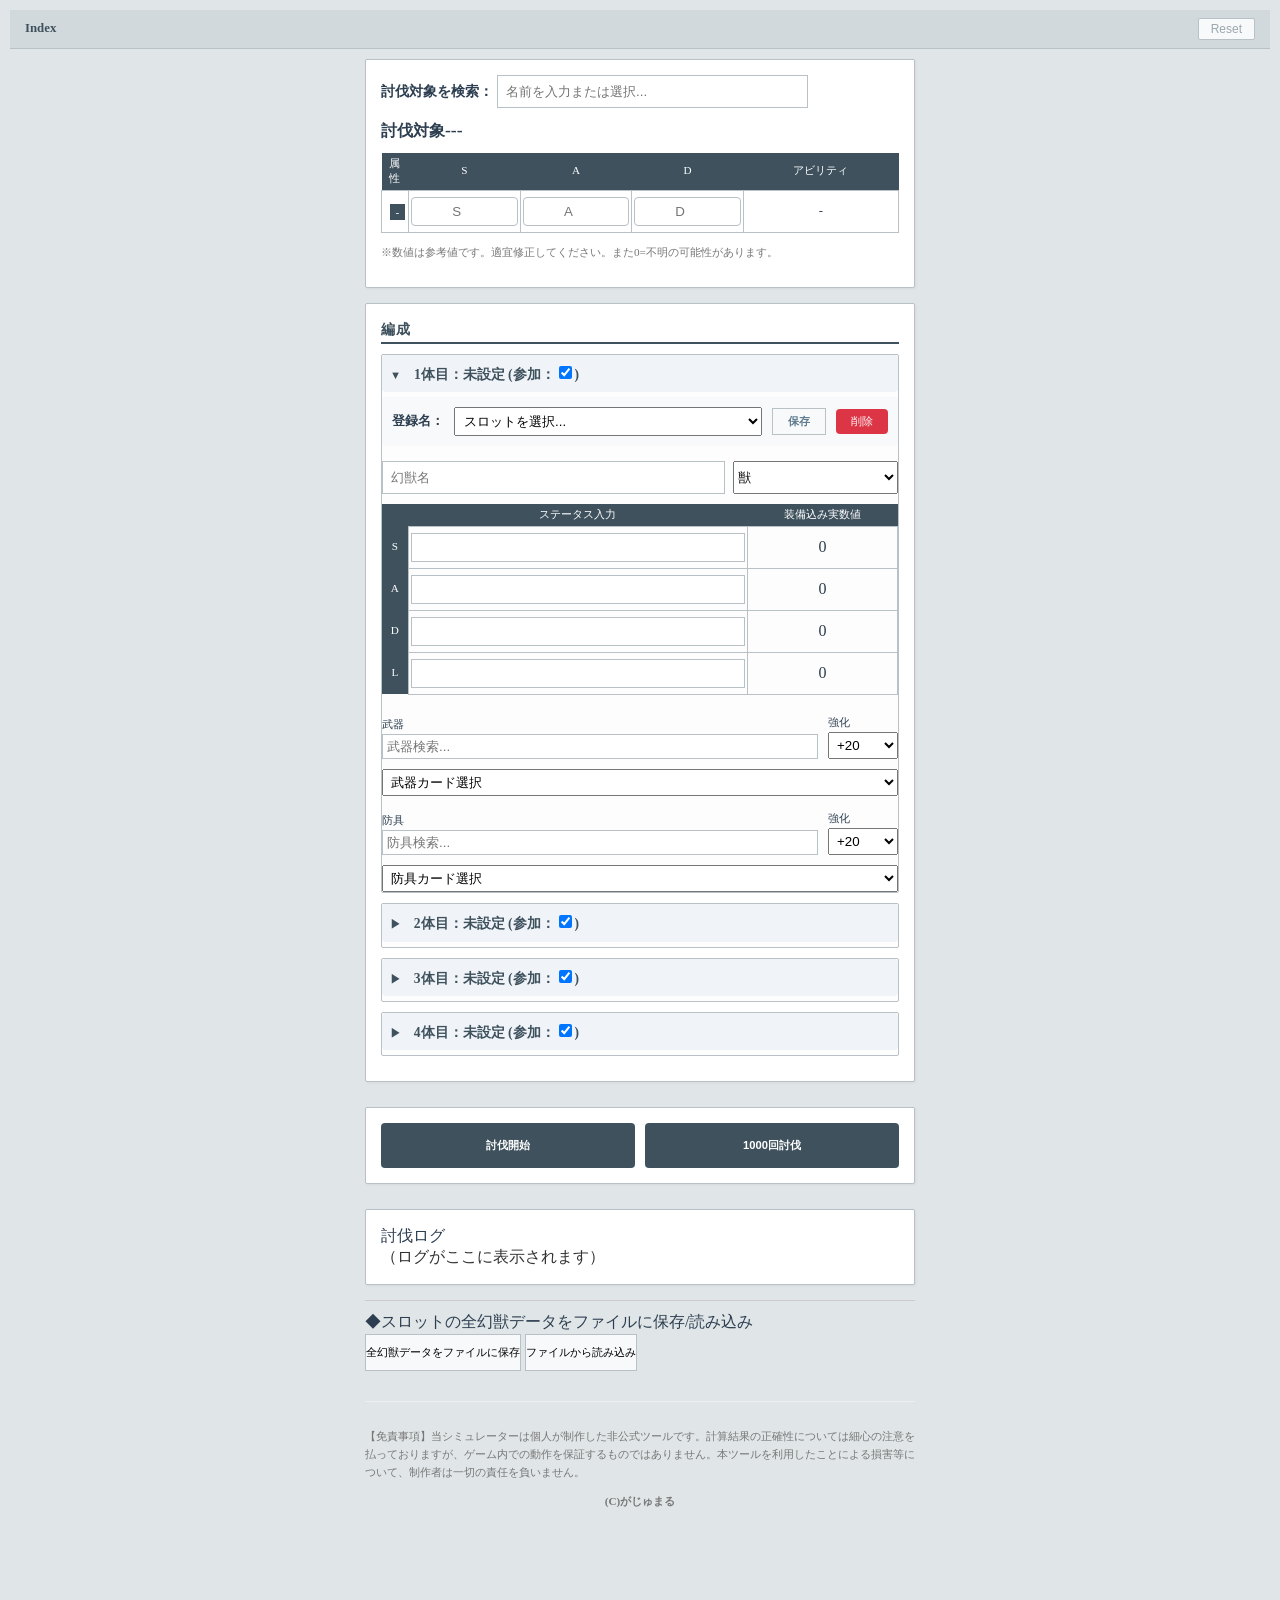
<file: battle_Simulator.htm>
<!DOCTYPE html>
<html lang="ja">
<head>
    <!-- Google tag (gtag.js) -->
<script async src="https://www.googletagmanager.com/gtag/js?id=G-ZKP8FL2ZBC"></script>
<script>
  window.dataLayer = window.dataLayer || [];
  function gtag(){dataLayer.push(arguments);}
  gtag('js', new Date());

  gtag('config', 'G-ZKP8FL2ZBC');
</script>
    <meta charset="UTF-8">
    <meta name="viewport" content="width=device-width, initial-scale=1.0">
    <title>幻獣討伐シミュレータ v0.6.07</title>
    <link rel="stylesheet" href="style.css">

<!--
<script async src="https://pagead2.googlesyndication.com/pagead/js/adsbygoogle.js?client=ca-pub-4160264912778548"
     crossorigin="anonymous"></script>
-->
</head>
<body>

<header class="project-header">
    <a href="./" class="header-link">Index</a>
    <button class="reset-btn" onclick="systemReset()">Reset</button>
</header>

<div class="container">
    <section>
        <div class="genjyu-header">
            <div style="width: 100%;">
                <label for="enemy-search" style="font-size: 0.9rem; font-weight: bold;">討伐対象を検索：</label>
                <input type="text" id="enemy-search" list="enemy-names" placeholder="名前を入力または選択..." style="width: 60%; padding: 8px;">
                <datalist id="enemy-names"></datalist>
            </div>
        </div>

        <div style="margin: 10px 0; font-weight: bold;">
            討伐対象<span id="selected-enemy-name" class="cur-name-text" style="font-size: 1.1rem;">---</span>
        </div>

        <table class="status-table">
            <thead>
                <tr><th>属性</th><th>S</th><th>A</th><th>D</th><th style="width: 30%;">アビリティ</th></tr>
            </thead>
            <tbody>
                <tr>
                    <td id="enemy-type"><span class="badge">-</span></td>
                    <td><input type="number" id="enemy-s" class="stat-input" placeholder="S"></td>
                    <td><input type="number" id="enemy-a" class="stat-input" placeholder="A"></td>
                    <td><input type="number" id="enemy-d" class="stat-input" placeholder="D"></td>
                    <td id="enemy-ability" style="font-size:0.8rem;">-</td>
                </tr>
            </tbody>
        </table>

<!-- Lv.LVUP時のみ表示されるエリア -->
<div id="level-selector-area" style="display: none; margin: 15px 0; padding: 15px; border: 2px solid #555; border-radius: 8px; background-color: #f0f0f0; text-align: center;">
    <div style="font-weight: bold; margin-bottom: 10px;">討伐レベル調整</div>
    
    <div style="display: flex; flex-wrap: wrap; justify-content: center; gap: 5px; align-items: center;">
        <!-- マイナスボタン群 -->
        <button type="button" onclick="adjustLevel(-100)">-100</button>
        <button type="button" onclick="adjustLevel(-50)">-50</button>
        <button type="button" onclick="adjustLevel(-10)">-10</button>
        <button type="button" onclick="adjustLevel(-5)">-5</button>
        <button type="button" onclick="adjustLevel(-1)">-1</button>

        <!-- 入力欄 -->
        <input type="number" id="enemy-level" value="1" min="1" 
               style="width: 70px; height: 35px; text-align: center; font-size: 1.1em; font-weight: bold; border: 1px solid #999;">

        <!-- プラスボタン群 -->
        <button type="button" onclick="adjustLevel(1)">+1</button>
        <button type="button" onclick="adjustLevel(5)">+5</button>
        <button type="button" onclick="adjustLevel(10)">+10</button>
        <button type="button" onclick="adjustLevel(50)">+50</button>
        <button type="button" onclick="adjustLevel(100)">+100</button>
    </div>
</div>

        <p style="font-size:0.7rem; color:#777;">※数値は参考値です。適宜修正してください。また0=不明の可能性があります。</p>
    </section>

    <section>
        <h2 style="margin-bottom: 10px;">編成</h2>
        <div class="accordion-container" id="party-container">
            
            <details open class="unit-slot" id="unit-1">
                <summary>
                    <span style="margin-left: 10px;">1体目：</span><span class="display-unit-name">未設定</span>
                    <label style="cursor: pointer;">(参加：<input type="checkbox" id="unit-join-1" class="unit-active" checked>)</label>
                </summary>
                <div class="unit-inner">
                    <div style="margin-bottom:15px; display:flex; gap:10px; align-items:center; background: #f8f9fa; padding: 10px; border-radius: 4px;">
                        <label style="font-size: 0.8rem; font-weight: bold;">登録名：</label>
                        <select id="save-slot-1" class="save-slot-select" style="flex:1; padding: 5px;"><option value="">スロットを選択...</option></select>
                        <button class="btn-plus" style="padding:5px 15px;">保存</button>
                        <button class="btn-delete" style="padding:5px 15px; background-color: #dc3545; color: white; border: none; border-radius: 4px; cursor: pointer;">削除</button>
                    </div>
                    <div class="input-list">
                        <div style="display:flex; gap:8px; margin-bottom: 10px;">
                            <input type="text" id="manual-name-1" placeholder="幻獣名" class="manual-name" style="flex:2; padding: 8px;">
                            <select id="manual-type-1" class="manual-type" style="flex:1;"><option value="1">獣</option><option value="2">魔</option><option value="3">霊</option><option value="4">無</option><option value="5">地</option><option value="6">龍</option></select>
                        </div>
                        <table class="status-table" style="margin-bottom: 15px;">
                            <thead><tr><th></th><th>ステータス入力</th><th>装備込み実数値</th></tr></thead>
                            <tbody>
                                <tr><th>S</th><td><input type="number" id="base-s-1" class="base-s stat-input-wide" min="0" step="1"></td><td><span id="real-s-1" class="real-s-display">0</span></td></tr>
                                <tr><th>A</th><td><input type="number" id="base-a-1" class="base-a stat-input-wide" min="0" step="1"></td><td><span id="real-a-1" class="real-a-display">0</span></td></tr>
                                <tr><th>D</th><td><input type="number" id="base-d-1" class="base-d stat-input-wide" min="0" step="1"></td><td><span id="real-d-1" class="real-d-display">0</span></td></tr>
                                <tr><th>L</th><td><input type="number" id="base-l-1" class="base-l stat-input-wide" min="0" step="1"></td><td><span id="real-l-1" class="real-l-display">0</span></td></tr>
                            </tbody>
                        </table>
                        <div class="equip-area" style="display: flex; flex-direction: column; gap: 10px;">
                            <div class="equip-row" style="display: flex; gap: 10px; align-items: flex-end;">
                                <div style="flex: 1;"><label style="font-size: 0.7rem;">武器</label><input type="text" id="weapon-select-1" list="weapon-names" class="weapon-select" style="width: 100%; padding: 4px;" placeholder="武器検索..."></div>
                                <div style="width: 70px;"><label style="font-size: 0.7rem;">強化</label><select id="weapon-plus-1" class="plus-val-select" style="width: 100%; padding: 4px;"></select></div>
                            </div>
                            <select id="weapon-ability-select-1" class="weapon-ability-select" style="width: 100%; padding: 4px;"><option value="">武器カード選択</option></select>
                            <div class="equip-row" style="display: flex; gap: 10px; align-items: flex-end;">
                                <div style="flex: 1;"><label style="font-size: 0.7rem;">防具</label><input type="text" id="armor-select-1" list="armor-names" class="armor-select" style="width: 100%; padding: 4px;" placeholder="防具検索..."></div>
                                <div style="width: 70px;"><label style="font-size: 0.7rem;">強化</label><select id="armor-plus-1" class="plus-val-select" style="width: 100%; padding: 4px;"></select></div>
                            </div>
                            <select id="armor-ability-select-1" class="armor-ability-select" style="width: 100%; padding: 4px;"><option value="">防具カード選択</option></select>
                        </div>
                    </div>
                </div>
            </details>

            <details class="unit-slot" id="unit-2">
                <summary>
                    <span style="margin-left: 10px;">2体目：</span><span id="display-name-2" class="display-unit-name">未設定</span>
                    <label style="cursor: pointer;">(参加：<input type="checkbox" id="unit-join-2" class="unit-active" checked>)</label>
                </summary>
                <div class="details-content" id="unit-inner-2"></div>
            </details>

            <details class="unit-slot" id="unit-3">
                <summary>
                    <span style="margin-left: 10px;">3体目：</span><span id="display-name-3" class="display-unit-name">未設定</span>
                    <label style="cursor: pointer;">(参加：<input type="checkbox" id="unit-join-3" class="unit-active" checked>)</label>
                </summary>
                <div class="details-content" id="unit-inner-3"></div>
            </details>

            <details class="unit-slot" id="unit-4">
                <summary>
                    <span style="margin-left: 10px;">4体目：</span><span id="display-name-4" class="display-unit-name">未設定</span>
                    <label style="cursor: pointer;">(参加：<input type="checkbox" id="unit-join-4" class="unit-active" checked>)</label>
                </summary>
                <div class="details-content" id="unit-inner-4"></div>
            </details>

        </div>
    </section>

    <section style="margin: 25px 0; display: flex; gap: 10px;">
        <button onclick="runBattle(1)" style="flex:1; padding:15px; background:var(--accent-color); color:white; border:none; border-radius:4px; font-weight:bold; cursor:pointer;">討伐開始</button>
        <button onclick="runBattle(1000)" style="flex:1; padding:15px; background:var(--accent-color); color:white; border:none; border-radius:4px; font-weight:bold; cursor:pointer;">1000回討伐</button>
    </section>

    <div id="battle-result-summary" style="text-align: center; font-size: 1.2rem; font-weight: bold; margin-bottom: 10px;"></div>

    <section>
        <div class="log-header">討伐ログ</div>
        <div id="battle-log" class="log-window">
            （ログがここに表示されます）
        </div>
    </section>

<div style="margin-top: 10px; border-top: 1px solid #ccc; padding-top: 10px;">
    ◆スロットの全幻獣データをファイルに保存/読み込み<br>
    <button type="button" onclick="exportToFile()">全幻獣データをファイルに保存</button>
    <input type="file" id="import-file" style="display:none" onchange="importFromFile(this)">
    <button type="button" onclick="document.getElementById('import-file').click()">ファイルから読み込み</button>
</div>


<footer style="margin-top: 30px; padding-top: 15px; border-top: 1px solid #eee; font-size: 0.7rem; color: #777; line-height: 1.6;">
    <p>【免責事項】当シミュレーターは個人が制作した非公式ツールです。計算結果の正確性については細心の注意を払っておりますが、ゲーム内での動作を保証するものではありません。本ツールを利用したことによる損害等について、制作者は一切の責任を負いません。</p>
    <p style="text-align: center; margin-top: 10px; font-weight: bold;">(C)がじゅまる</p>
</footer>

<div style="margin: 30px auto; text-align: center; min-height: 100px;">
<!--
<script async src="https://pagead2.googlesyndication.com/pagead/js/adsbygoogle.js?client=ca-pub-4160264912778548"
     crossorigin="anonymous"></script>
-->
<!-- シミュレータ用 -->
<!--
<ins class="adsbygoogle"
     style="display:inline-block;width:728px;height:90px"
     data-ad-client="ca-pub-4160264912778548"
     data-ad-slot="8278182248"></ins>
<script>
     (adsbygoogle = window.adsbygoogle || []).push({});
</script>
-->
    </div>





</div>



<datalist id="enemy-names"></datalist>
<datalist id="weapon-names"></datalist>
<datalist id="armor-names"></datalist>

<script src="item_data.js?v=2026110219"></script>
<script src="ability_data.js?v=20261001"></script>
<script src="battle_data.js?v=20261118"></script>
<script src="battle_constants.js?v=2026110218"></script>
<script src="battle.js?v=2026110218"></script>
</body>
</html>
</file>
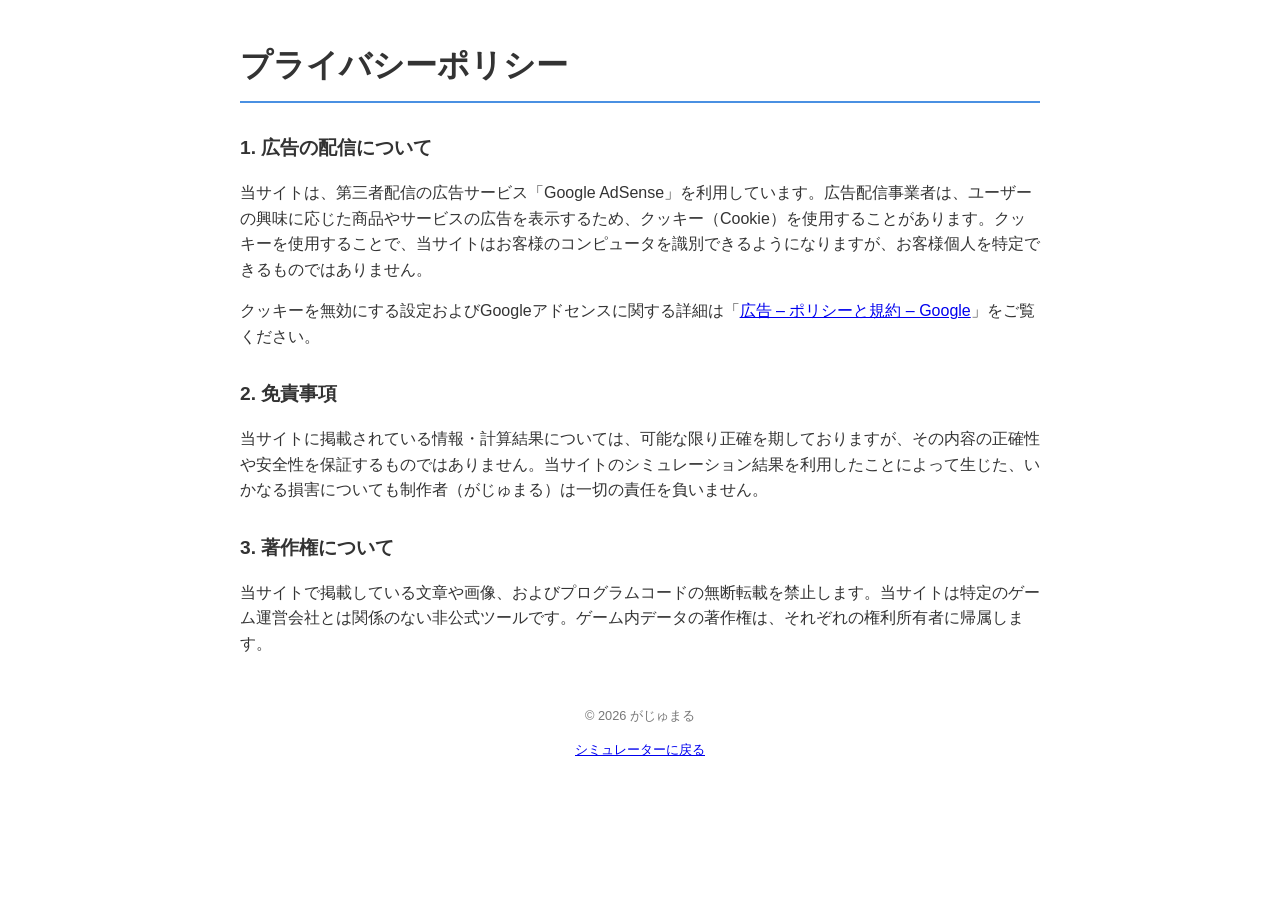
<file: privacy.html>
<!DOCTYPE html>
<html lang="ja">
<head>
    <meta charset="UTF-8">
    <title>プライバシーポリシー - 幻獣ステータスシミュレータ</title>
    <style>
        body { font-family: sans-serif; line-height: 1.6; color: #333; max-width: 800px; margin: 40px auto; padding: 0 20px; }
        h1 { border-bottom: 2px solid #4a90e2; padding-bottom: 10px; }
        h2 { margin-top: 30px; font-size: 1.2rem; }
        footer { margin-top: 50px; font-size: 0.8rem; text-align: center; color: #777; }
    </style>
</head>
<body>

<h1>プライバシーポリシー</h1>

<h2>1. 広告の配信について</h2>
<p>当サイトは、第三者配信の広告サービス「Google AdSense」を利用しています。広告配信事業者は、ユーザーの興味に応じた商品やサービスの広告を表示するため、クッキー（Cookie）を使用することがあります。クッキーを使用することで、当サイトはお客様のコンピュータを識別できるようになりますが、お客様個人を特定できるものではありません。</p>
<p>クッキーを無効にする設定およびGoogleアドセンスに関する詳細は「<a href="https://policies.google.com/technologies/ads?hl=ja" target="_blank">広告 – ポリシーと規約 – Google</a>」をご覧ください。</p>

<h2>2. 免責事項</h2>
<p>当サイトに掲載されている情報・計算結果については、可能な限り正確を期しておりますが、その内容の正確性や安全性を保証するものではありません。当サイトのシミュレーション結果を利用したことによって生じた、いかなる損害についても制作者（がじゅまる）は一切の責任を負いません。</p>

<h2>3. 著作権について</h2>
<p>当サイトで掲載している文章や画像、およびプログラムコードの無断転載を禁止します。当サイトは特定のゲーム運営会社とは関係のない非公式ツールです。ゲーム内データの著作権は、それぞれの権利所有者に帰属します。</p>

<footer>
    <p>&copy; 2026 がじゅまる</p>
    <a href="index.html">シミュレーターに戻る</a>
</footer>

</body>
</html>
</file>
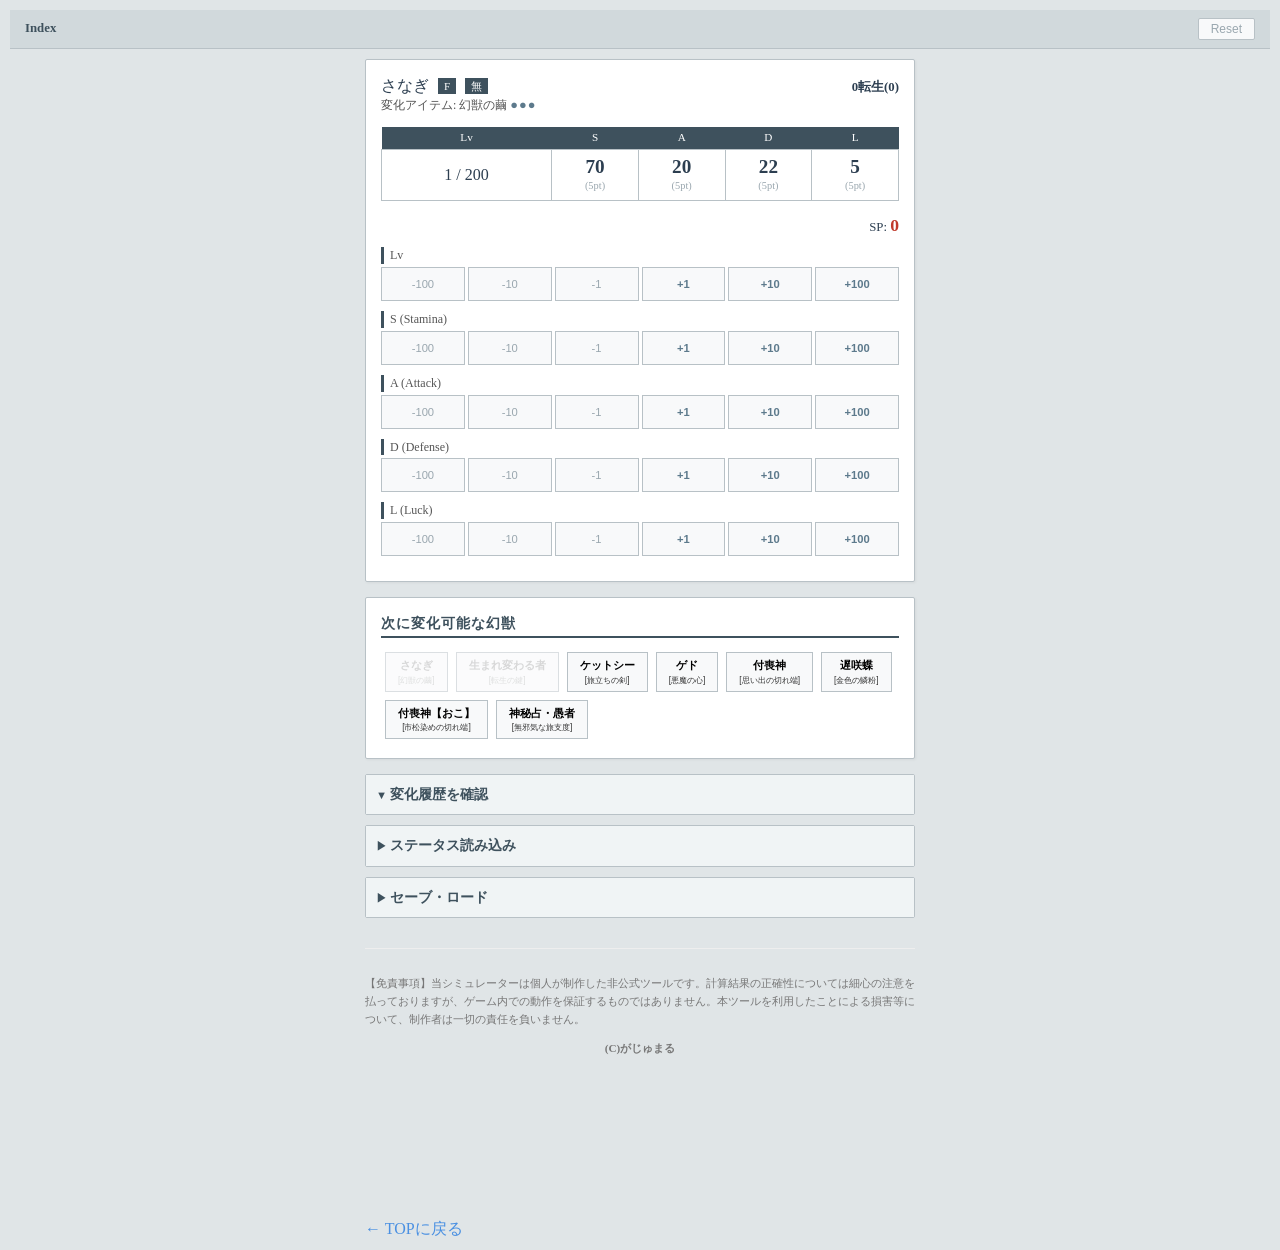
<file: StatusSimulator.html>
<!DOCTYPE html>
<html lang="ja">
<head>
    <!-- Google tag (gtag.js) -->
<script async src="https://www.googletagmanager.com/gtag/js?id=G-ZKP8FL2ZBC"></script>
<script>
  window.dataLayer = window.dataLayer || [];
  function gtag(){dataLayer.push(arguments);}
  gtag('js', new Date());

  gtag('config', 'G-ZKP8FL2ZBC');
</script>
    <meta charset="UTF-8">
    <meta name="viewport" content="width=device-width, initial-scale=1.0">
    <title>幻獣ステータスシミュレータ v0.4.17</title>
    <link rel="stylesheet" href="style.css">


<!--
<script async src="https://pagead2.googlesyndication.com/pagead/js/adsbygoogle.js?client=ca-pub-4160264912778548"
     crossorigin="anonymous"></script>
-->
</head>
<body>

<header class="project-header">
    <a href="./" class="header-link">Index</a>
    <button class="reset-btn" onclick="systemReset()">Reset</button>
</header>

<div class="container">
    <section>
        <div class="genjyu-header" style="display: flex; justify-content: space-between; align-items: baseline;">
            <div>
                <span class="cur-name-text" id="cur-name">読み込み中...</span>
                <span id="cur-class" class="badge">-</span>
                <span id="cur-type" class="badge">-</span>
            </div>
		<div id="reinc-area" style="font-size: 0.8rem; font-weight: bold;">
		    <span id="cur-reinc-display">0転生(転生ボーナス0転生)</span>
		</div>
        </div>
        
        <div style="font-size:0.75rem; color:#555; margin-bottom:12px;">
            変化アイテム: <span id="r-item-name">-</span> 
            <span id="r-item-rarity-area" class="rarity-dots"></span>
        </div>

        <table class="status-table">
            <thead>
                <tr><th>Lv</th><th>S</th><th>A</th><th>D</th><th>L</th></tr>
            </thead>
            <tbody>
                <tr>
                    <td><span id="disp-lv">1</span> / <span id="max-lv">-</span></td>
                    <td><div id="cur-s">-</div><div class="stat-pt">(0pt)</div></td>
                    <td><div id="cur-a">-</div><div class="stat-pt">(0pt)</div></td>
                    <td><div id="cur-d">-</div><div class="stat-pt">(0pt)</div></td>
                    <td><div id="cur-l">-</div><div class="stat-pt">(0pt)</div></td>
                </tr>
            </tbody>
        </table>

        <div style="text-align:right; font-size:0.8rem; margin-bottom:10px;">
            SP: <span id="remain-pt" style="color:#c0392b; font-weight:bold; font-size:1.1rem;">0</span>
        </div>

        <div class="control-container">
            <div class="control-row">
                <div class="control-label">Lv</div>
                <div class="btn-group">
                    <button class="btn-minus" onclick="changeVal('lv', -100)">-100</button>
                    <button class="btn-minus" onclick="changeVal('lv', -10)">-10</button>
                    <button class="btn-minus" onclick="changeVal('lv', -1)">-1</button>
                    <button class="btn-plus" onclick="changeVal('lv', 1)">+1</button>
                    <button class="btn-plus" onclick="changeVal('lv', 10)">+10</button>
                    <button class="btn-plus" onclick="changeVal('lv', 100)">+100</button>
                </div>
            </div>
            <div class="control-row">
                <div class="control-label">S (Stamina)</div>
                <div class="btn-group">
                    <button class="btn-minus" onclick="changeVal('s', -100)">-100</button>
                    <button class="btn-minus" onclick="changeVal('s', -10)">-10</button>
                    <button class="btn-minus" onclick="changeVal('s', -1)">-1</button>
                    <button class="btn-plus" onclick="changeVal('s', 1)">+1</button>
                    <button class="btn-plus" onclick="changeVal('s', 10)">+10</button>
                    <button class="btn-plus" onclick="changeVal('s', 100)">+100</button>
                </div>
            </div>
            <div class="control-row">
                <div class="control-label">A (Attack)</div>
                <div class="btn-group">
                    <button class="btn-minus" onclick="changeVal('a', -100)">-100</button>
                    <button class="btn-minus" onclick="changeVal('a', -10)">-10</button>
                    <button class="btn-minus" onclick="changeVal('a', -1)">-1</button>
                    <button class="btn-plus" onclick="changeVal('a', 1)">+1</button>
                    <button class="btn-plus" onclick="changeVal('a', 10)">+10</button>
                    <button class="btn-plus" onclick="changeVal('a', 100)">+100</button>
                </div>
            </div>
            <div class="control-row">
                <div class="control-label">D (Defense)</div>
                <div class="btn-group">
                    <button class="btn-minus" onclick="changeVal('d', -100)">-100</button>
                    <button class="btn-minus" onclick="changeVal('d', -10)">-10</button>
                    <button class="btn-minus" onclick="changeVal('d', -1)">-1</button>
                    <button class="btn-plus" onclick="changeVal('d', 1)">+1</button>
                    <button class="btn-plus" onclick="changeVal('d', 10)">+10</button>
                    <button class="btn-plus" onclick="changeVal('d', 100)">+100</button>
                </div>
            </div>
            <div class="control-row">
                <div class="control-label">L (Luck)</div>
                <div class="btn-group">
                    <button class="btn-minus" onclick="changeVal('l', -100)">-100</button>
                    <button class="btn-minus" onclick="changeVal('l', -10)">-10</button>
                    <button class="btn-minus" onclick="changeVal('l', -1)">-1</button>
                    <button class="btn-plus" onclick="changeVal('l', 1)">+1</button>
                    <button class="btn-plus" onclick="changeVal('l', 10)">+10</button>
                    <button class="btn-plus" onclick="changeVal('l', 100)">+100</button>
                </div>
            </div>
        </div>
    </section>

    <section>
        <h2>次に変化可能な幻獣</h2>
        <div id="evolution-list" class="evolution-list"></div>
    </section>

<div class="accordion-container">
    <details open>
        <summary>変化履歴を確認</summary>
        <div class="details-content">
            <div id="history-list" style="max-height:150px; overflow-y:auto; font-size:0.75rem;"></div>
        </div>
    </details>
<details>
    <summary>ステータス読み込み</summary>
    <div class="details-content" style="padding: 15px; box-sizing: border-box;">
        <div class="input-list" style="display: flex; flex-direction: column; gap: 12px;">
            
            <div class="input-item">
                <label style="display: block; font-size: 0.8rem; font-weight: bold; margin-bottom: 4px; color: var(--secondary-color);">幻獣名</label>
                <input type="text" id="manual-name" list="genjyu-names" style="width: 100%; padding: 8px; border: 1px solid #ccc; border-radius: 4px; box-sizing: border-box;">
                <datalist id="genjyu-names"></datalist>
            </div>

            <div class="input-item">
                <label style="display: block; font-size: 0.8rem; font-weight: bold; margin-bottom: 4px; color: var(--secondary-color);">LV</label>
                <input type="number" id="manual-lv" style="width: 100%; padding: 8px; border: 1px solid #ccc; border-radius: 4px; box-sizing: border-box;">
            </div>

            <div class="input-item">
                <label style="display: block; font-size: 0.8rem; font-weight: bold; margin-bottom: 4px; color: var(--secondary-color);">S</label>
                <input type="number" id="manual-s" style="width: 100%; padding: 8px; border: 1px solid #ccc; border-radius: 4px; box-sizing: border-box;">
            </div>

            <div class="input-item">
                <label style="display: block; font-size: 0.8rem; font-weight: bold; margin-bottom: 4px; color: var(--secondary-color);">A</label>
                <input type="number" id="manual-a" style="width: 100%; padding: 8px; border: 1px solid #ccc; border-radius: 4px; box-sizing: border-box;">
            </div>

            <div class="input-item">
                <label style="display: block; font-size: 0.8rem; font-weight: bold; margin-bottom: 4px; color: var(--secondary-color);">D</label>
                <input type="number" id="manual-d" style="width: 100%; padding: 8px; border: 1px solid #ccc; border-radius: 4px; box-sizing: border-box;">
            </div>

            <div class="input-item">
                <label style="display: block; font-size: 0.8rem; font-weight: bold; margin-bottom: 4px; color: var(--secondary-color);">L</label>
                <input type="number" id="manual-l" style="width: 100%; padding: 8px; border: 1px solid #ccc; border-radius: 4px; box-sizing: border-box;">
            </div>

            <div class="input-item">
                <label style="display: block; font-size: 0.8rem; font-weight: bold; margin-bottom: 4px; color: var(--secondary-color);">StatusPoint</label>
                <input type="number" id="manual-pt" style="width: 100%; padding: 8px; border: 1px solid #ccc; border-radius: 4px; box-sizing: border-box;">
            </div>

            <div class="input-item">
                <label style="display: block; font-size: 0.8rem; font-weight: bold; margin-bottom: 4px; color: var(--secondary-color);">転生回数</label>
                <input type="number" id="manual-reinc" style="width: 100%; padding: 8px; border: 1px solid #ccc; border-radius: 4px; box-sizing: border-box;">
            </div>
        </div>

        <button onclick="applyManualInput()" style="width:100%; margin-top:20px; background:var(--accent-color); color:white; padding:12px; border:none; border-radius: 4px; cursor:pointer; font-weight:bold;">データを反映</button>
    </div>
</details>
<details>
    <summary>セーブ・ロード</summary>
    <div class="details-content" style="padding: 15px; box-sizing: border-box;">
        <div style="margin-bottom: 12px;">
            <label style="display: block; font-size: 0.8rem; font-weight: bold; margin-bottom: 4px;">セーブスロット選択</label>
            <select id="save-slot-select" style="width: 100%; padding: 8px; border-radius: 4px; border: 1px solid #ccc;"></select>
        </div>
        <div style="display: flex; gap: 8px;">
            <button onclick="quickSave()" style="flex: 1; padding: 12px; background: #28a745; color: white; border: none; border-radius: 4px; font-weight: bold; cursor: pointer;">セーブ</button>
            <button onclick="quickLoad()" style="flex: 1; padding: 12px; background: #007bff; color: white; border: none; border-radius: 4px; font-weight: bold; cursor: pointer;">ロード</button>
        </div>
    </div>
</details>    </div>

<footer style="margin-top: 30px; padding-top: 15px; border-top: 1px solid #eee; font-size: 0.7rem; color: #777; line-height: 1.6;">
    <p>【免責事項】当シミュレーターは個人が制作した非公式ツールです。計算結果の正確性については細心の注意を払っておりますが、ゲーム内での動作を保証するものではありません。本ツールを利用したことによる損害等について、制作者は一切の責任を負いません。</p>
    <p style="text-align: center; margin-top: 10px; font-weight: bold;">(C)がじゅまる</p>
</footer>

<div style="margin: 30px auto; text-align: center; min-height: 100px;">
<!--
<script async src="https://pagead2.googlesyndication.com/pagead/js/adsbygoogle.js?client=ca-pub-4160264912778548"
     crossorigin="anonymous"></script>
-->
<!-- シミュレータ用 -->
<!--
<ins class="adsbygoogle"
     style="display:inline-block;width:728px;height:90px"
     data-ad-client="ca-pub-4160264912778548"
     data-ad-slot="8278182248"></ins>
<script>
     (adsbygoogle = window.adsbygoogle || []).push({});
</script>
-->
    </div>

<a href="index.html" style="text-decoration: none; color: #4a90e2;">← TOPに戻る</a>
</div>

<script src="genjyu_data.js?v=20261117"></script>
<script src="sim_constants.js?v=20260620"></script>
    <script src="main.js?v=20260620"></script>
</body>
</html>
</file>
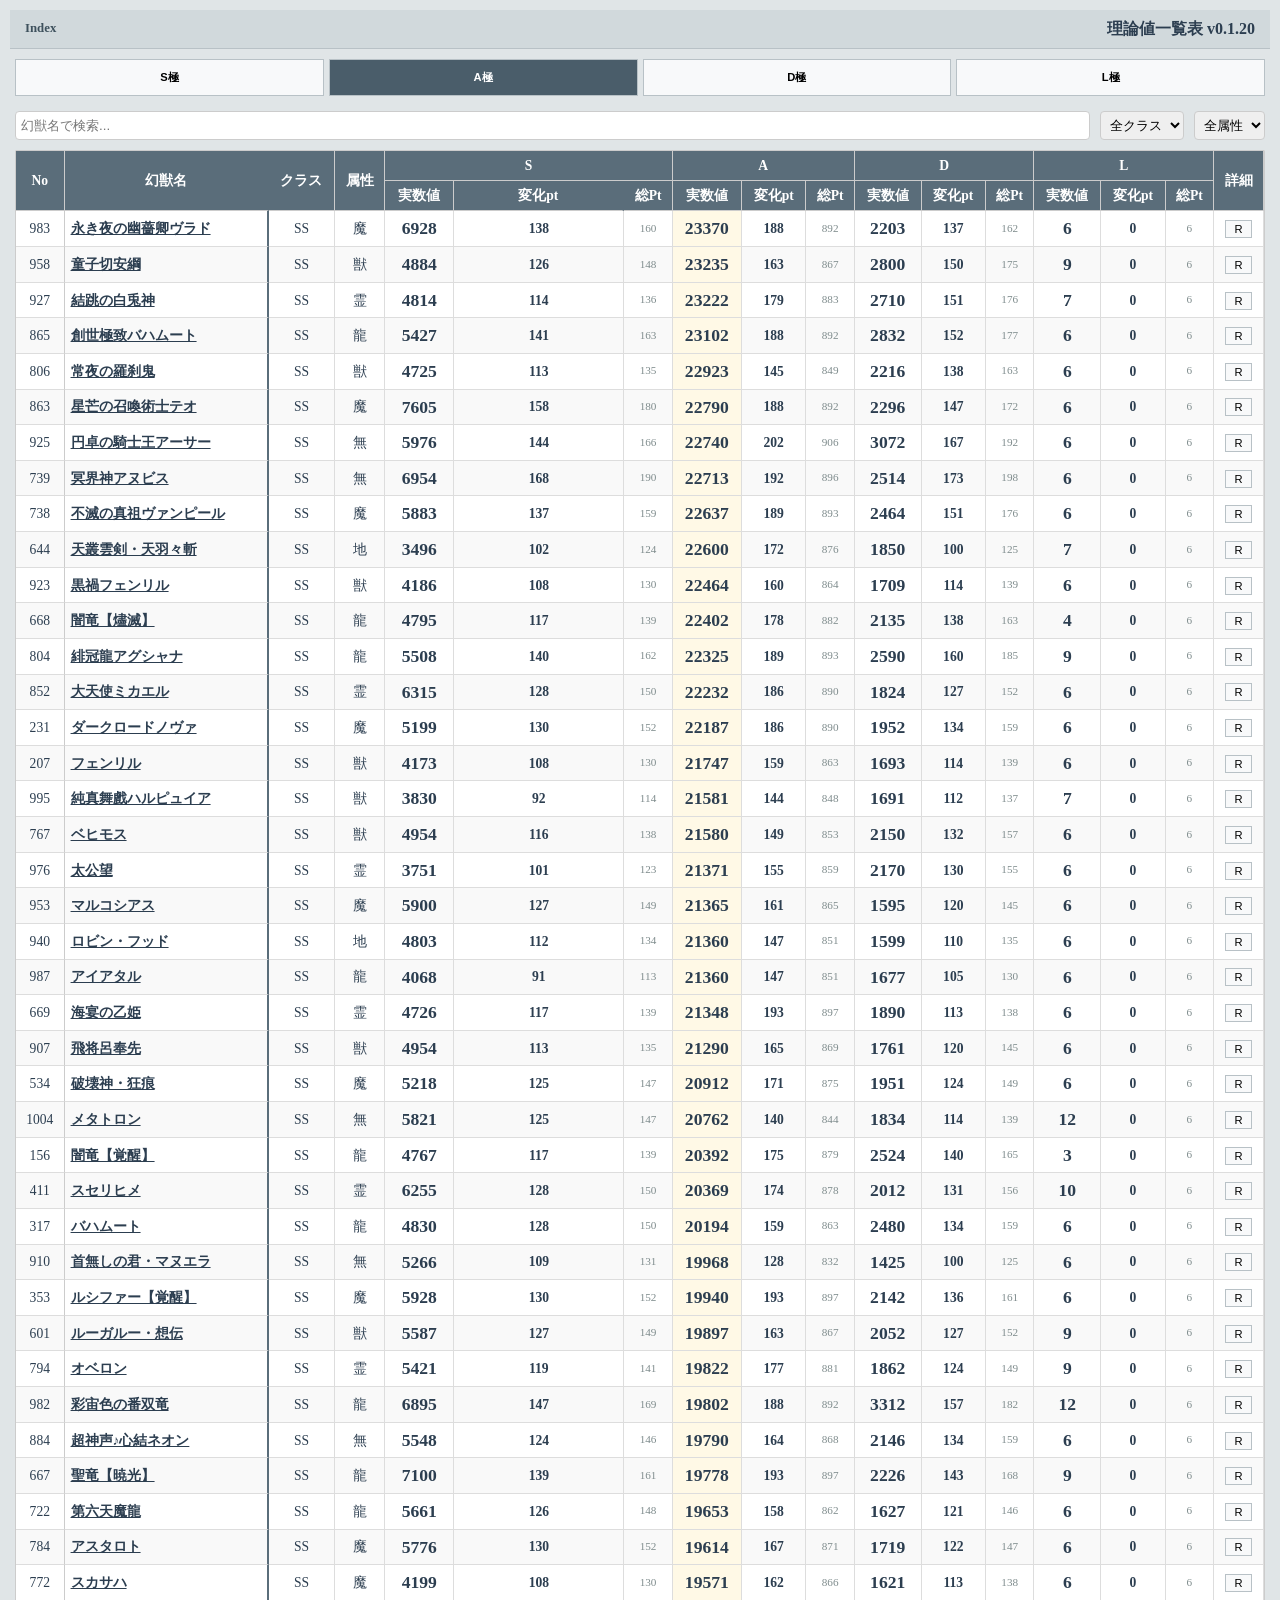
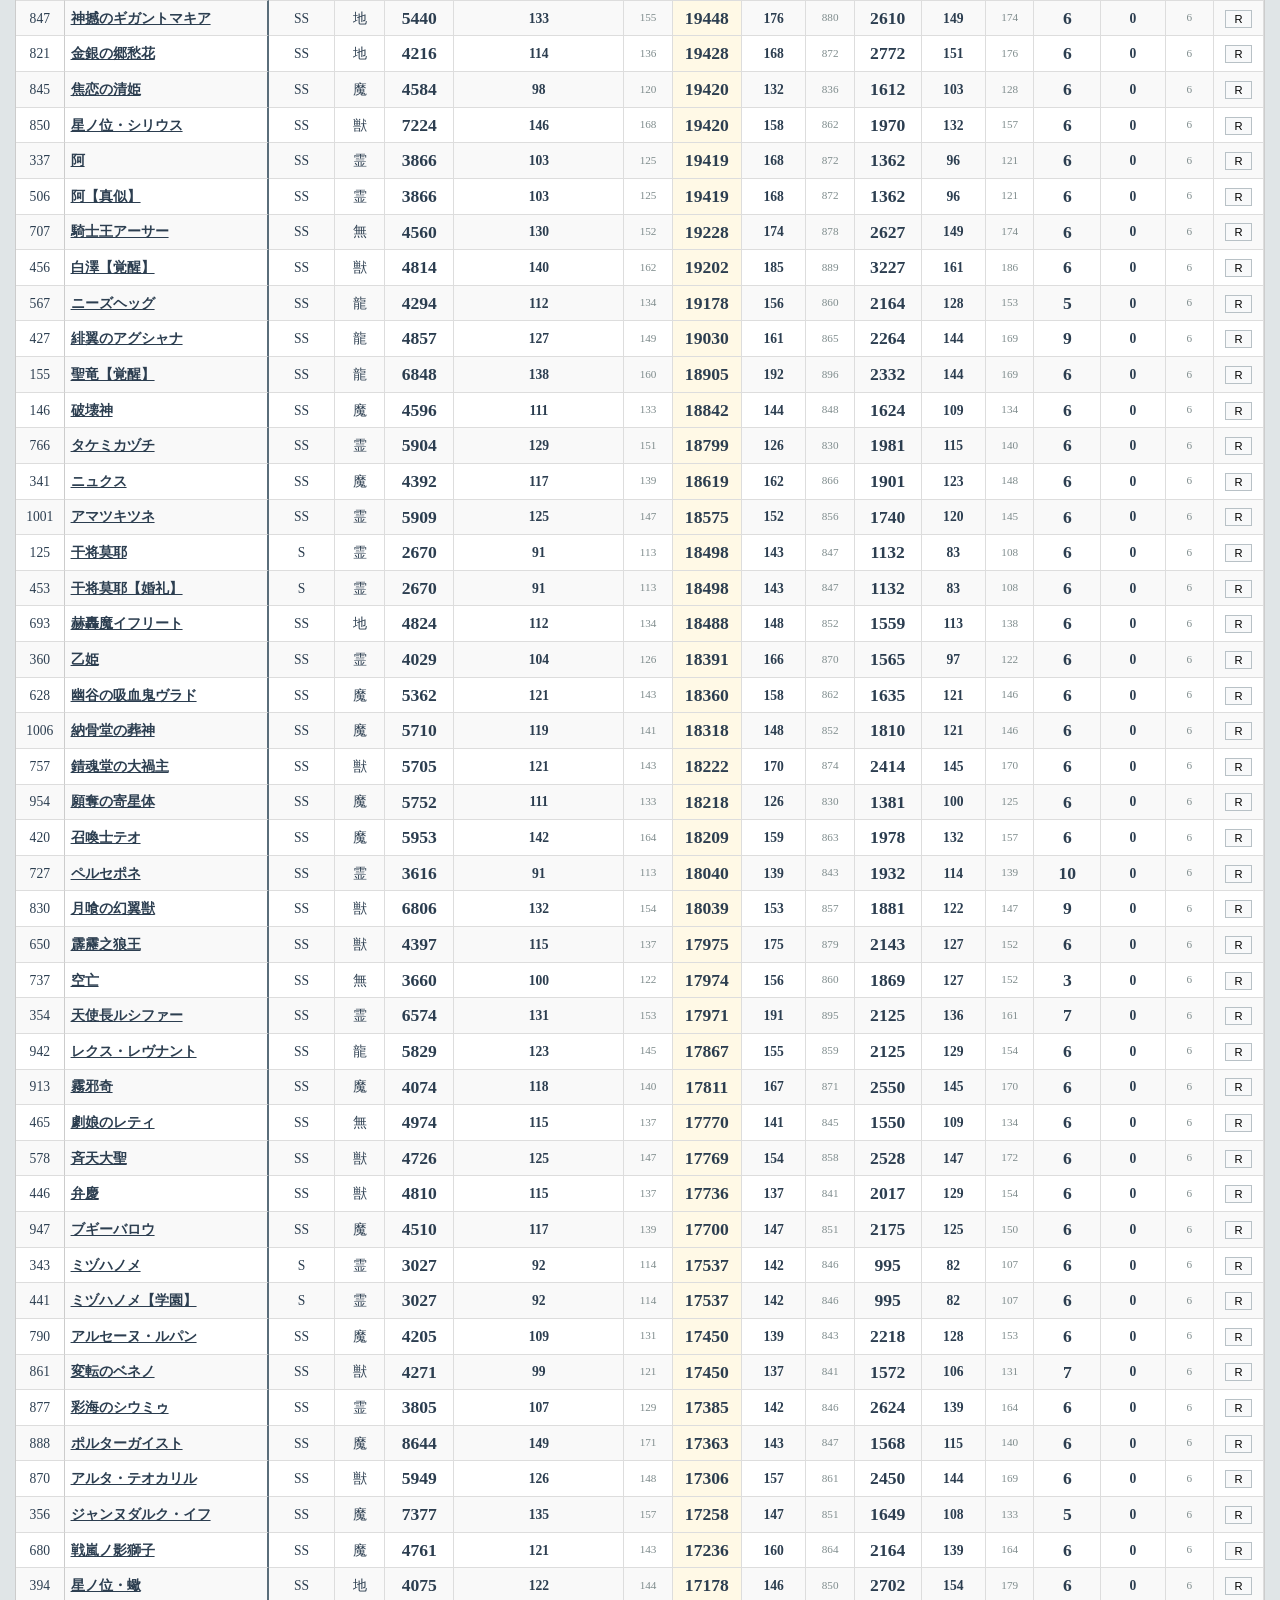
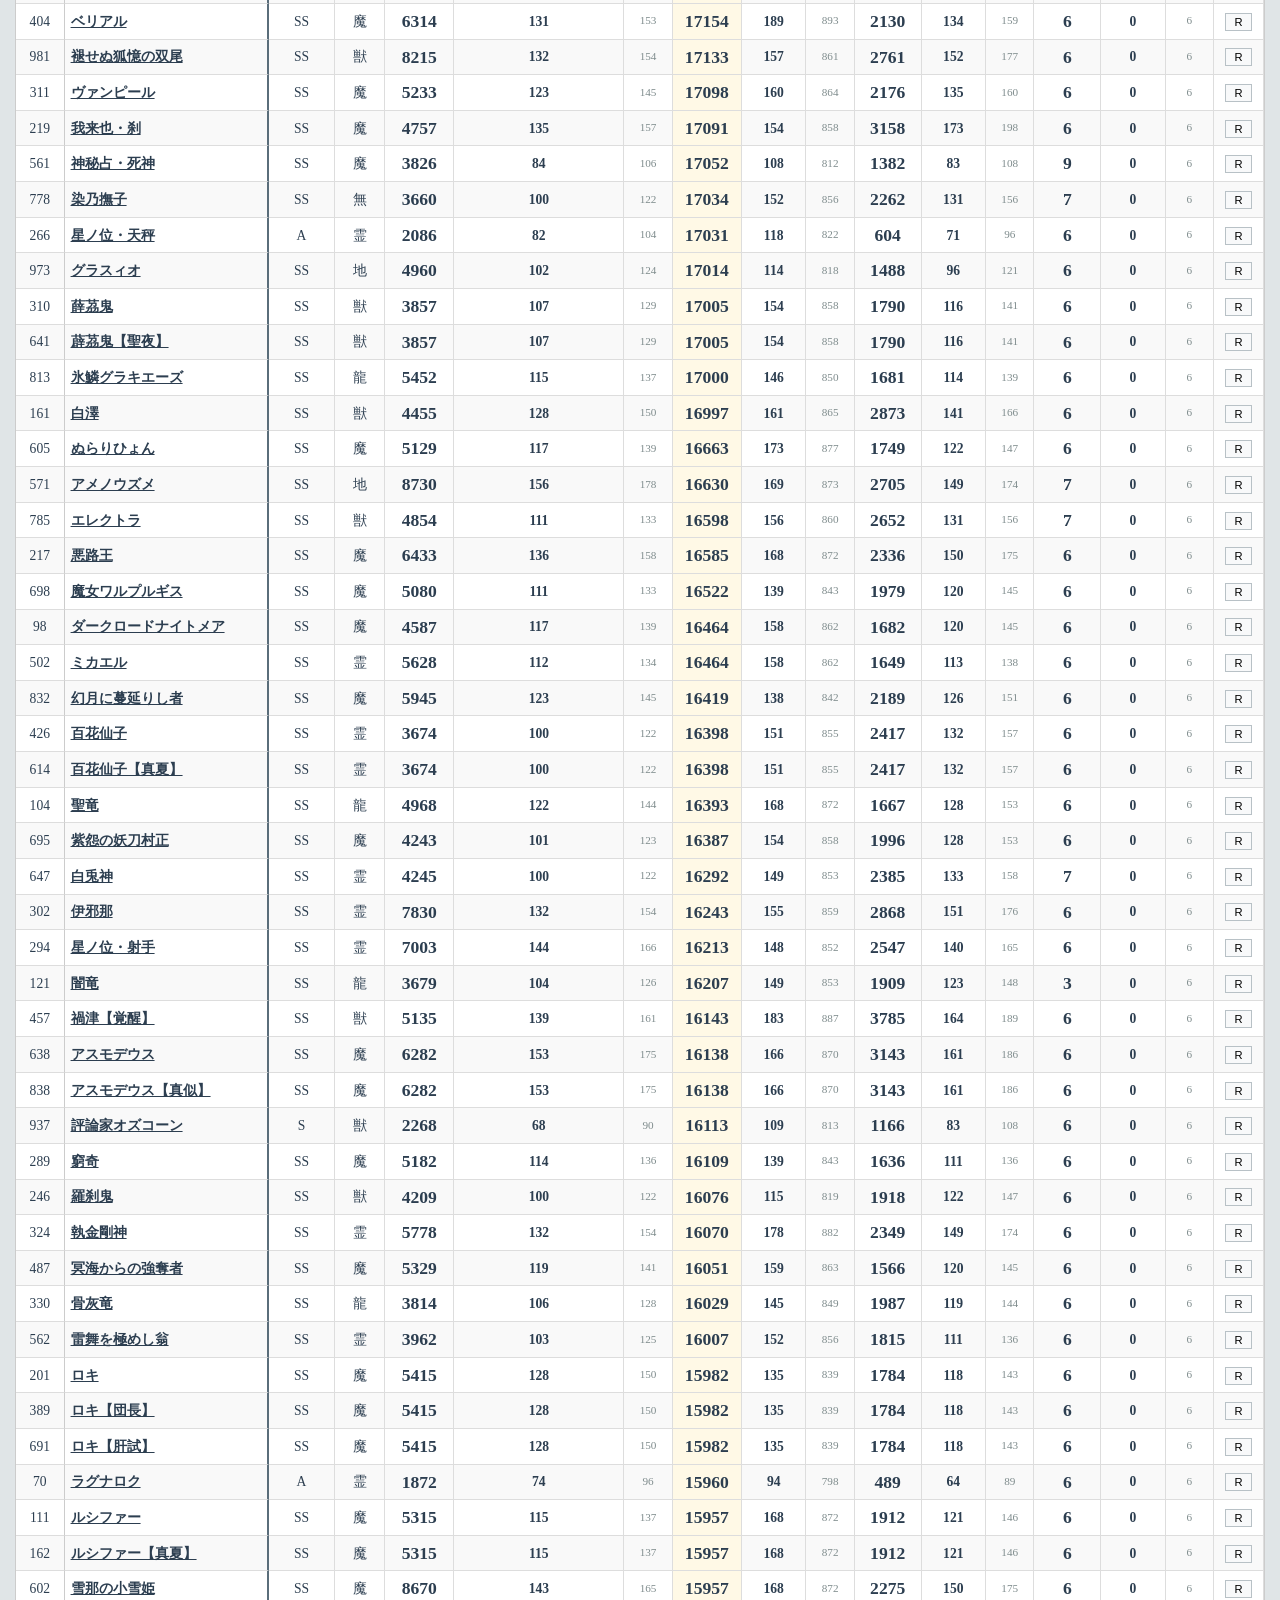
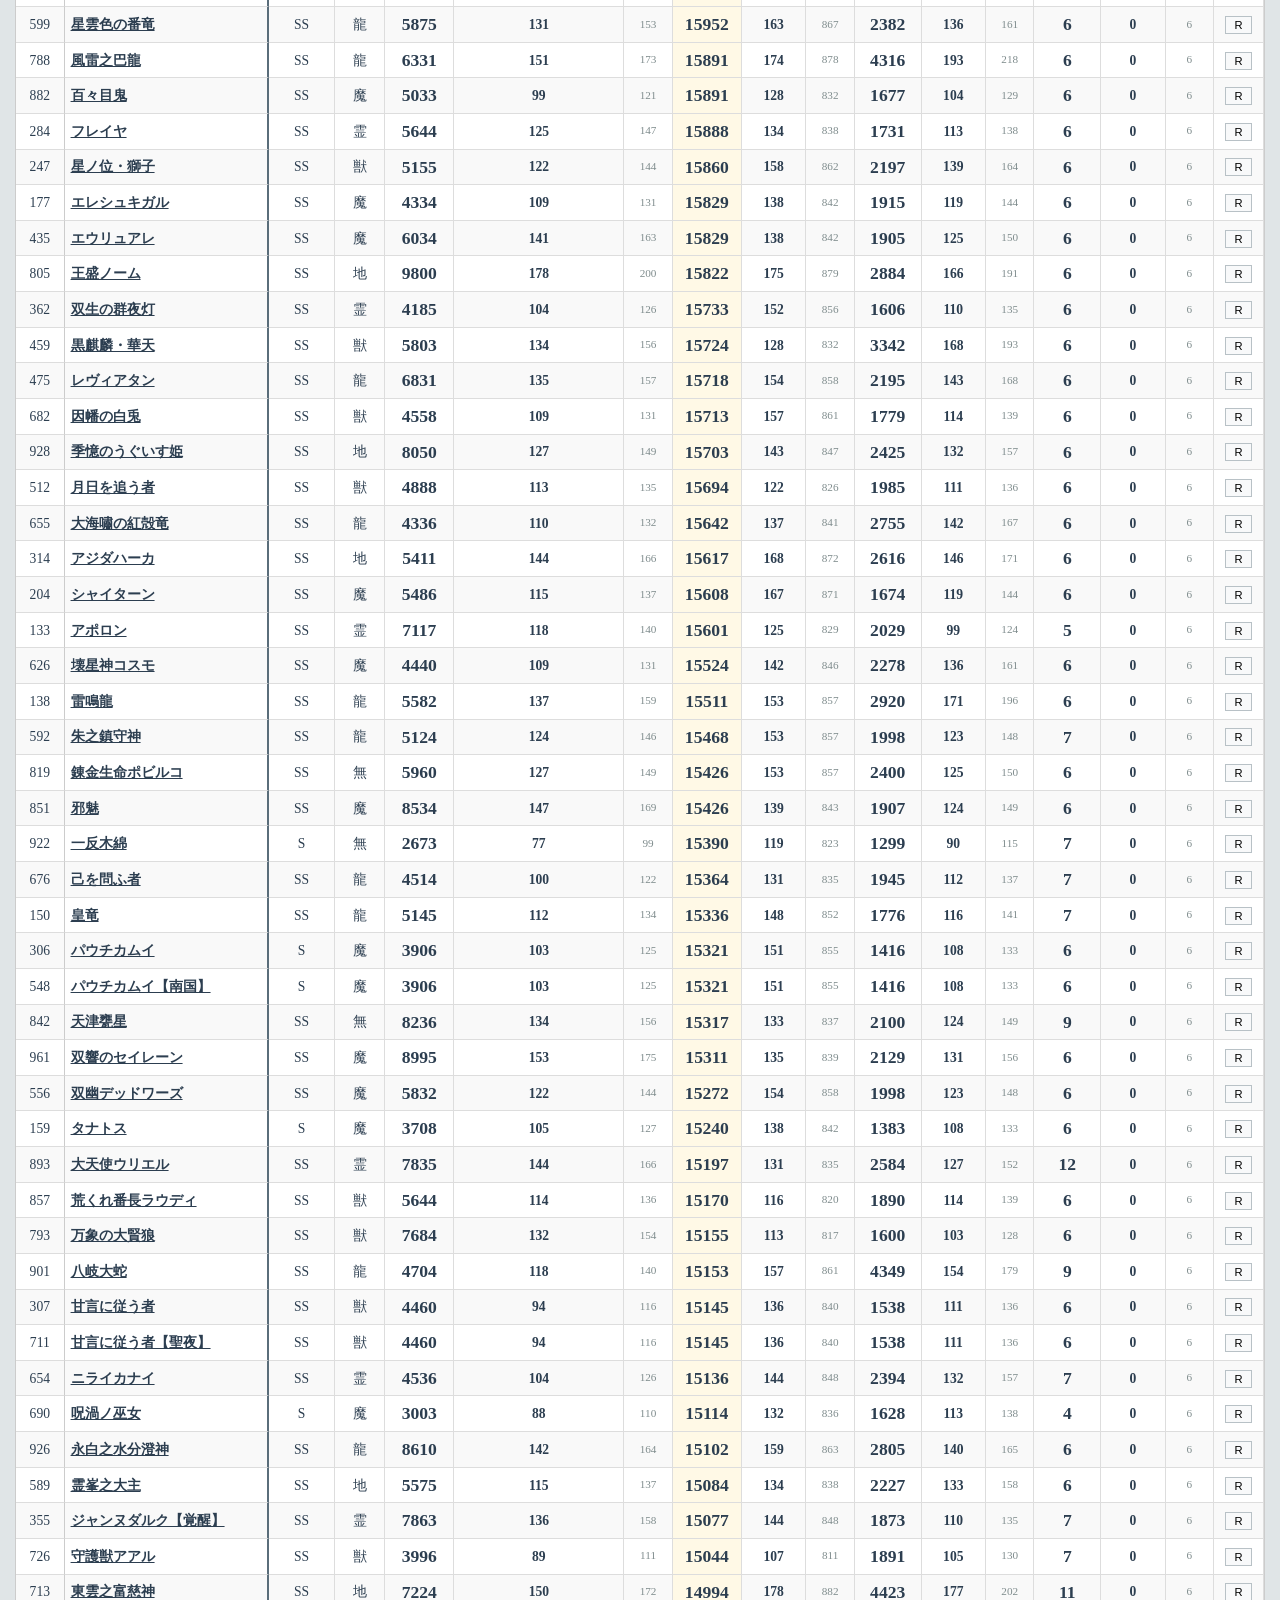
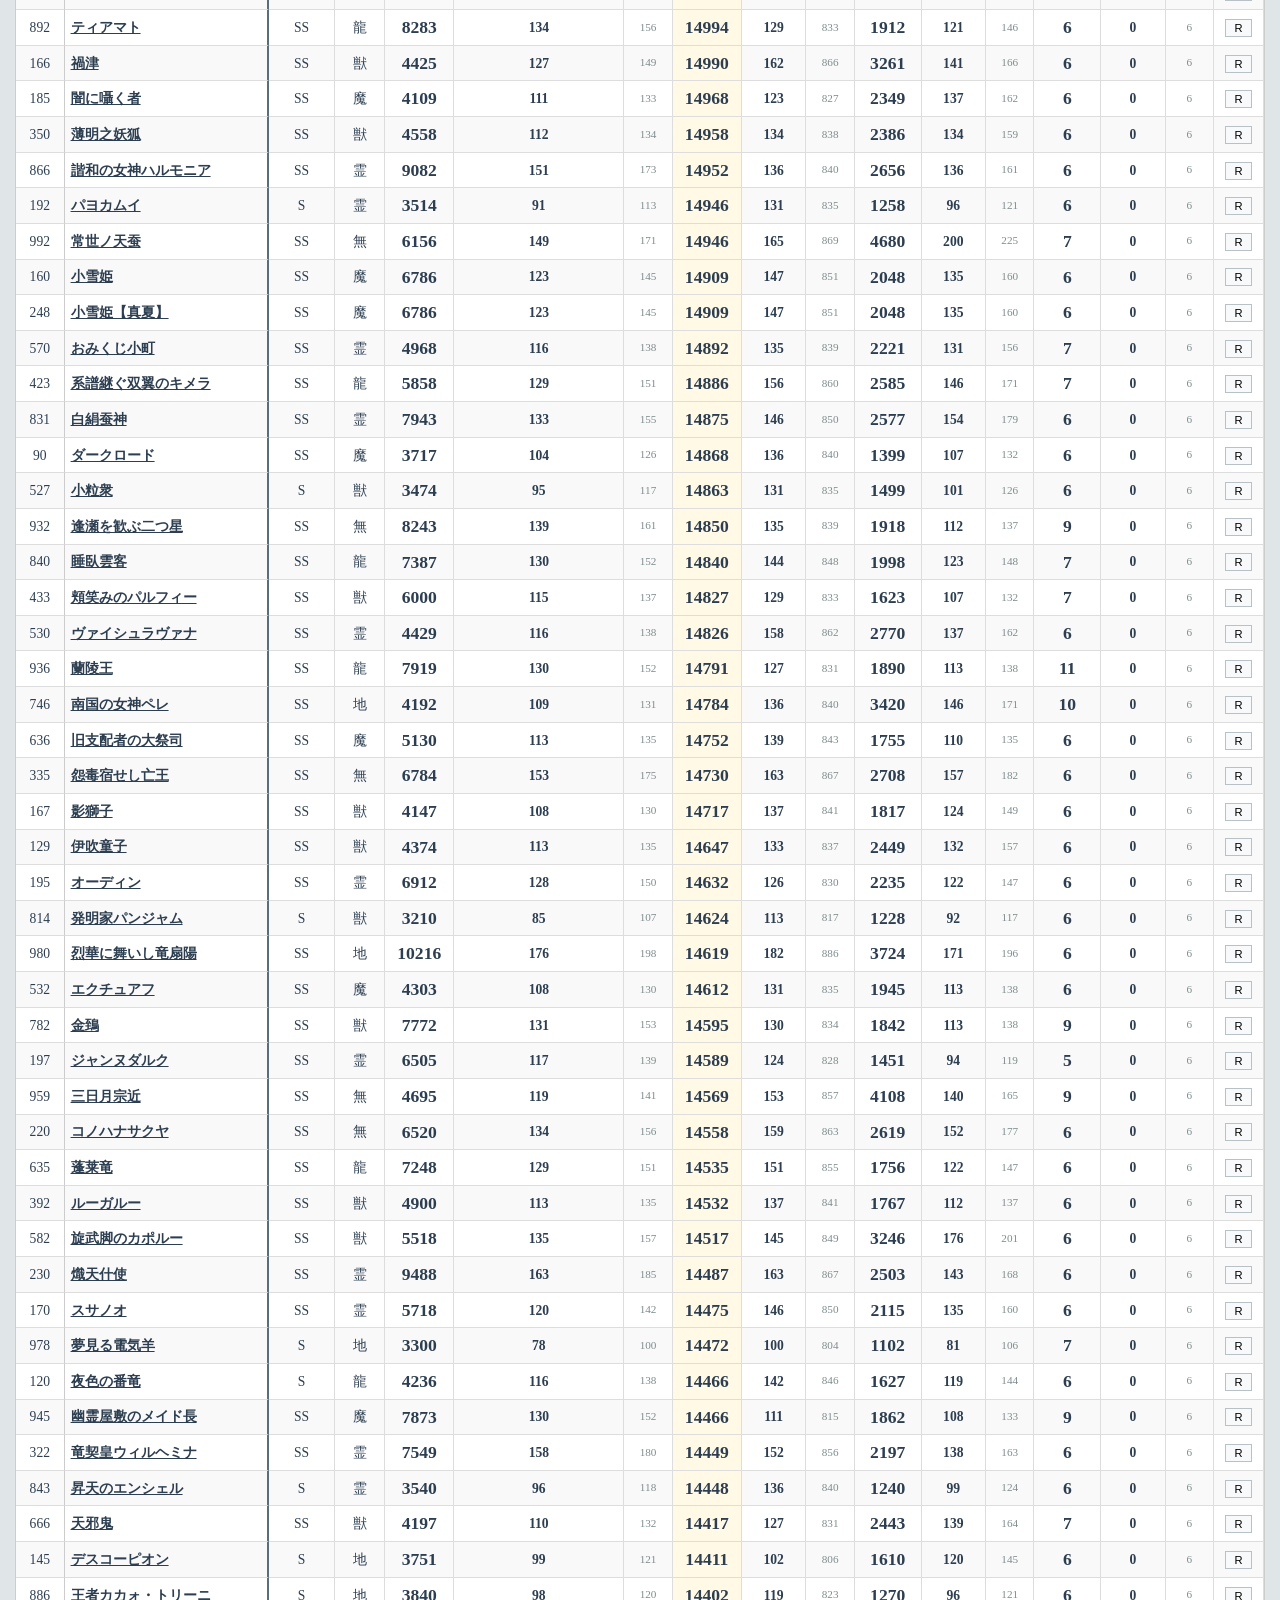
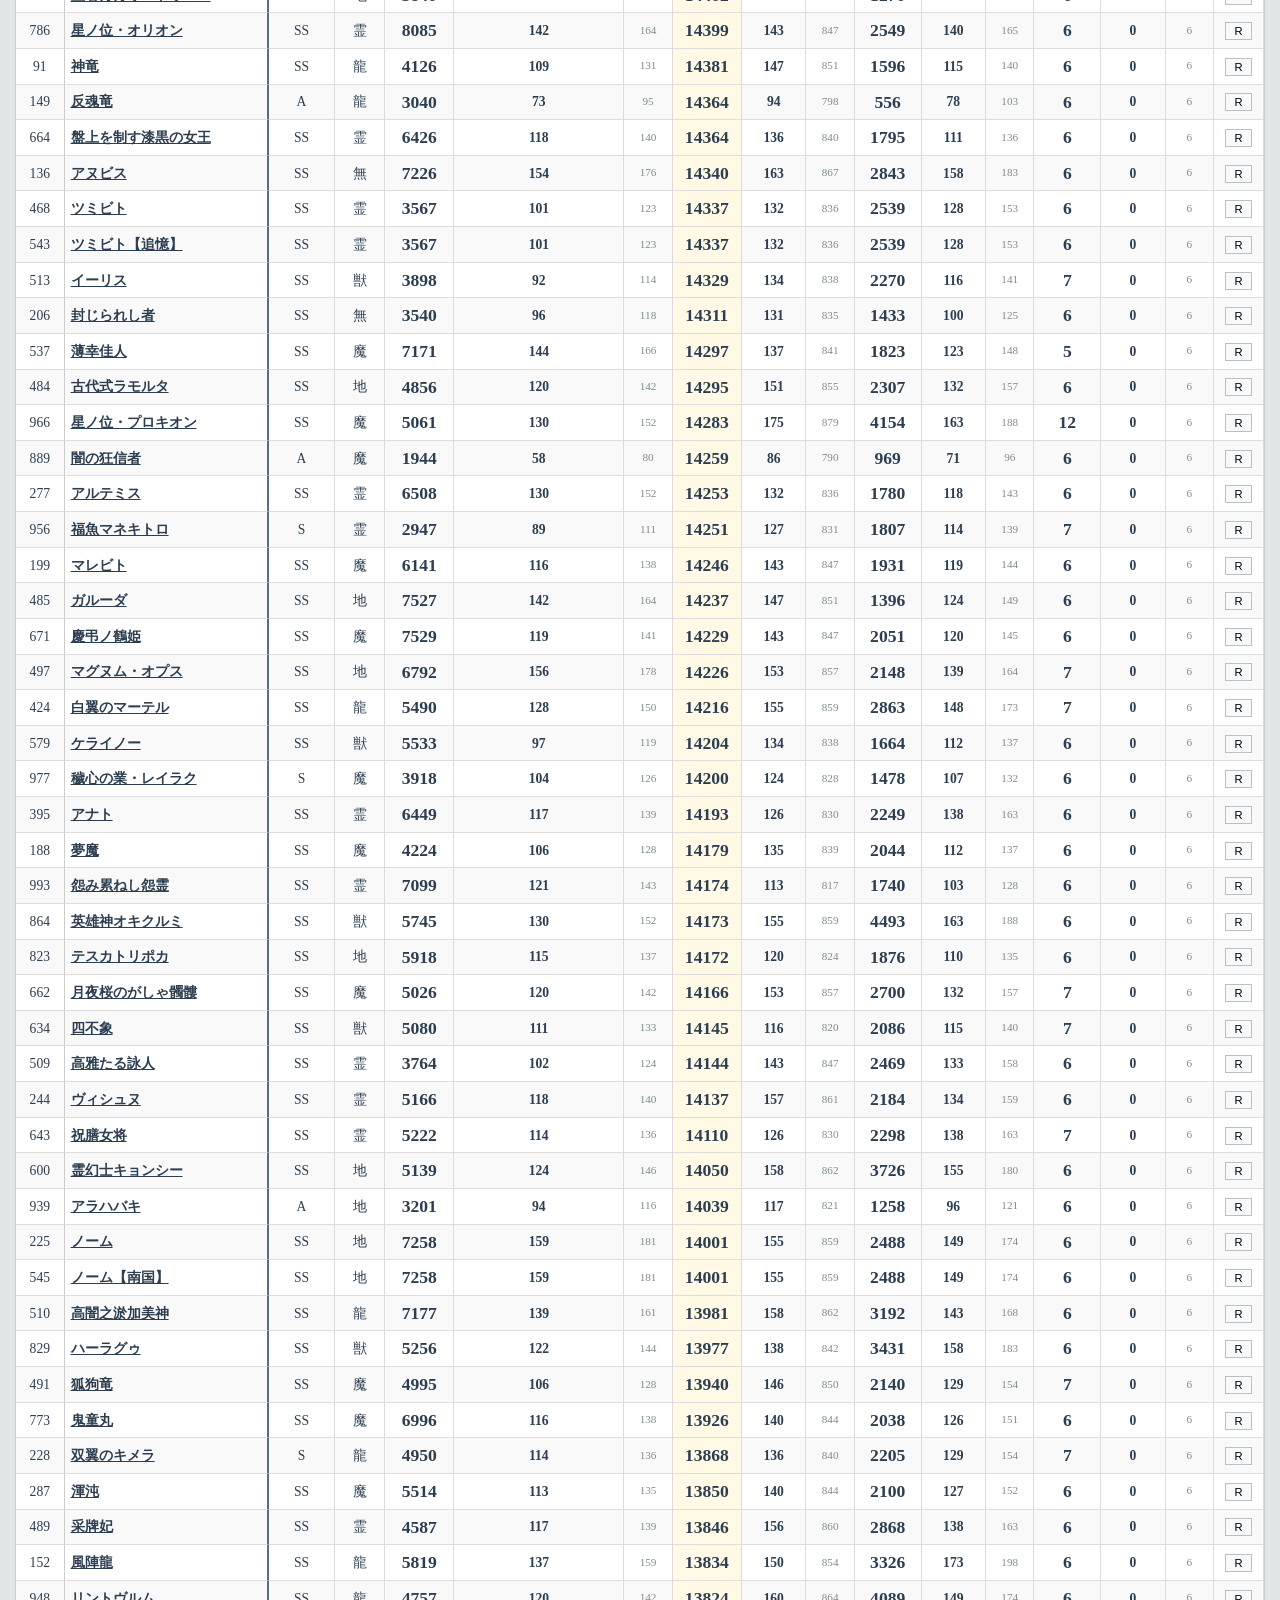
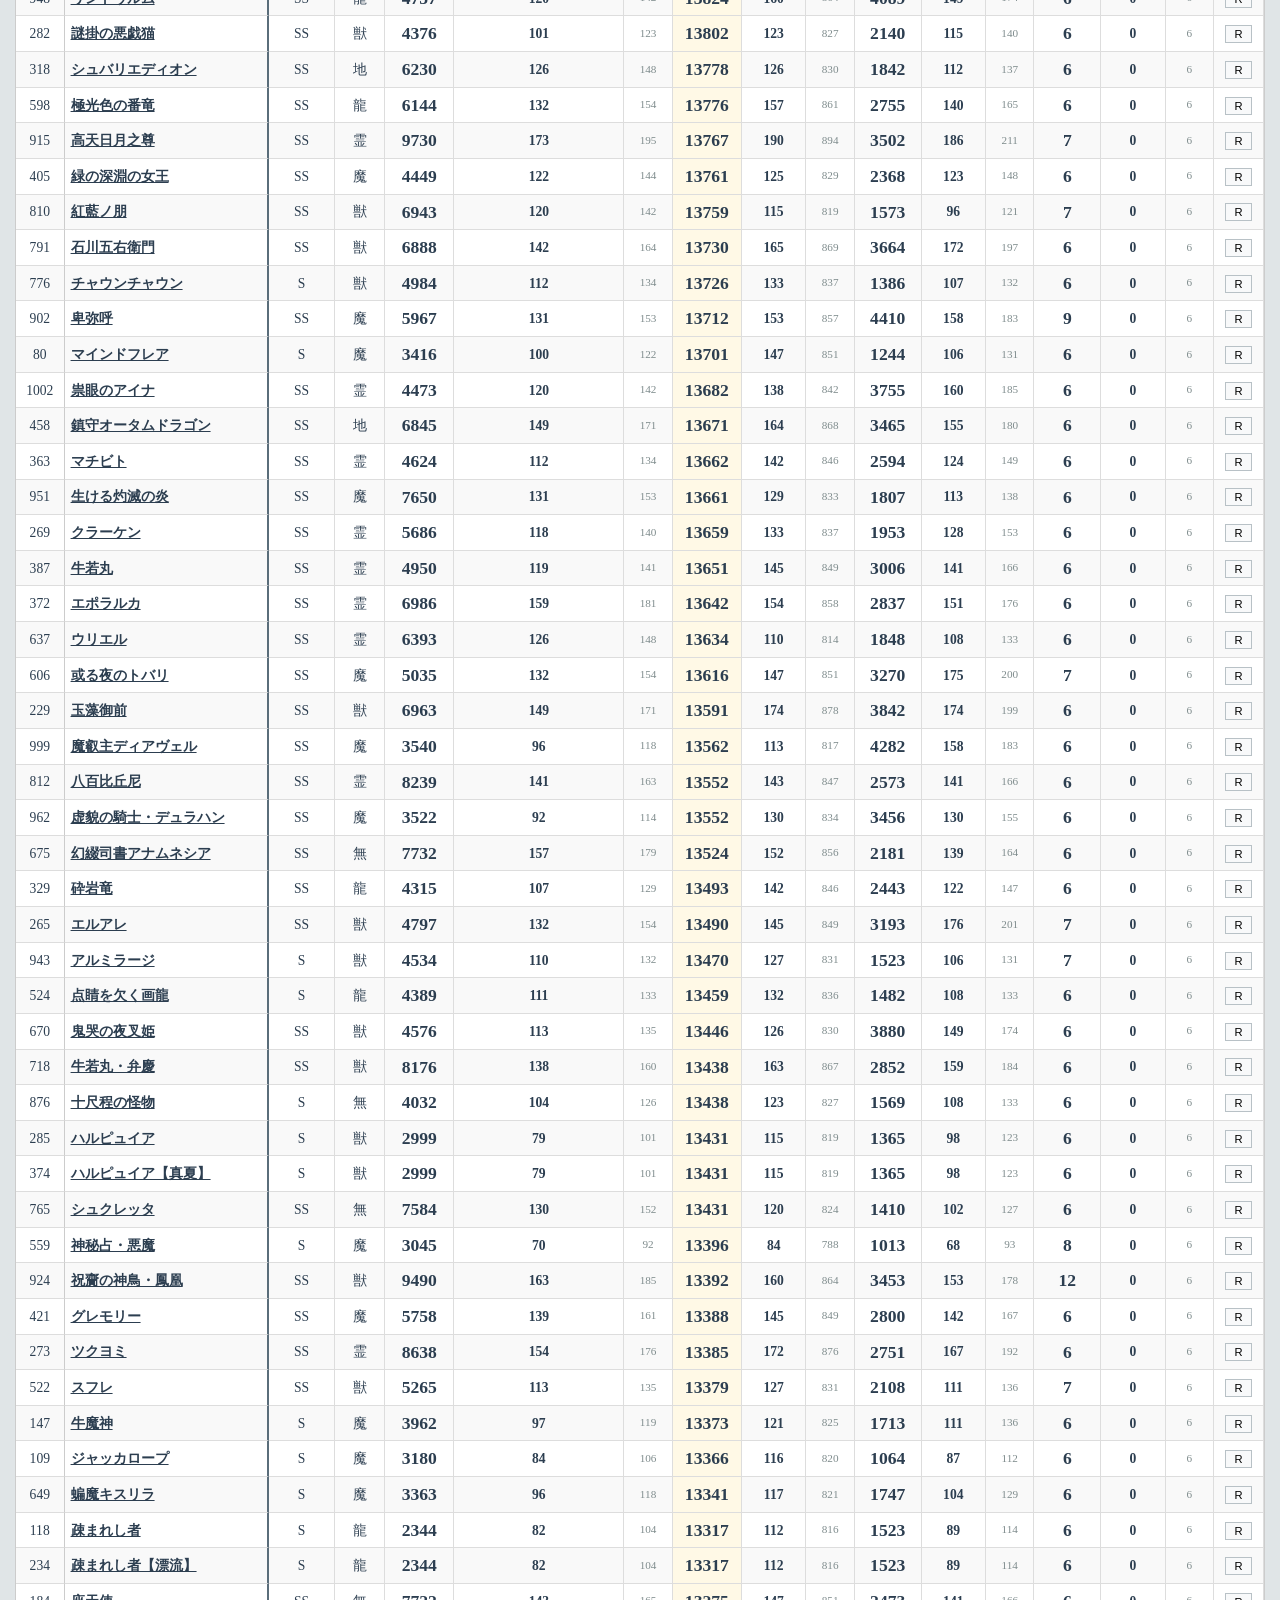
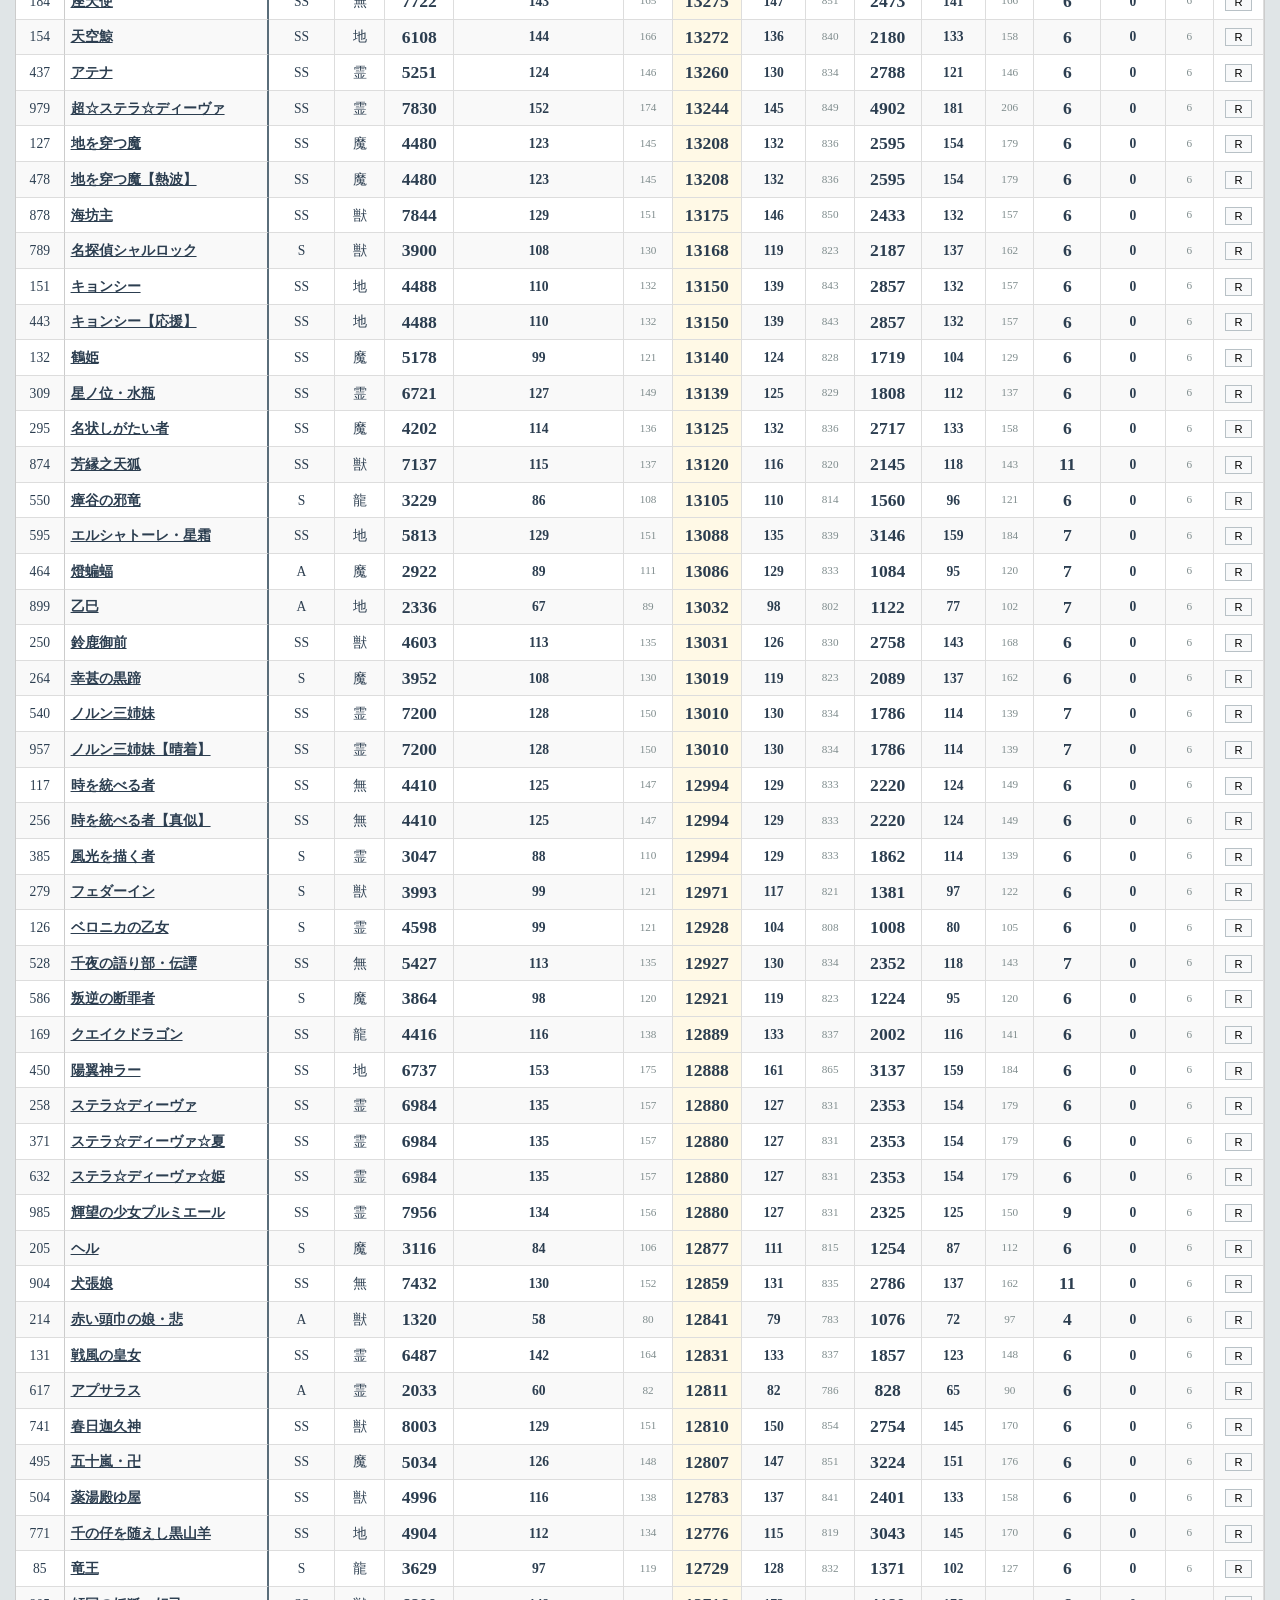
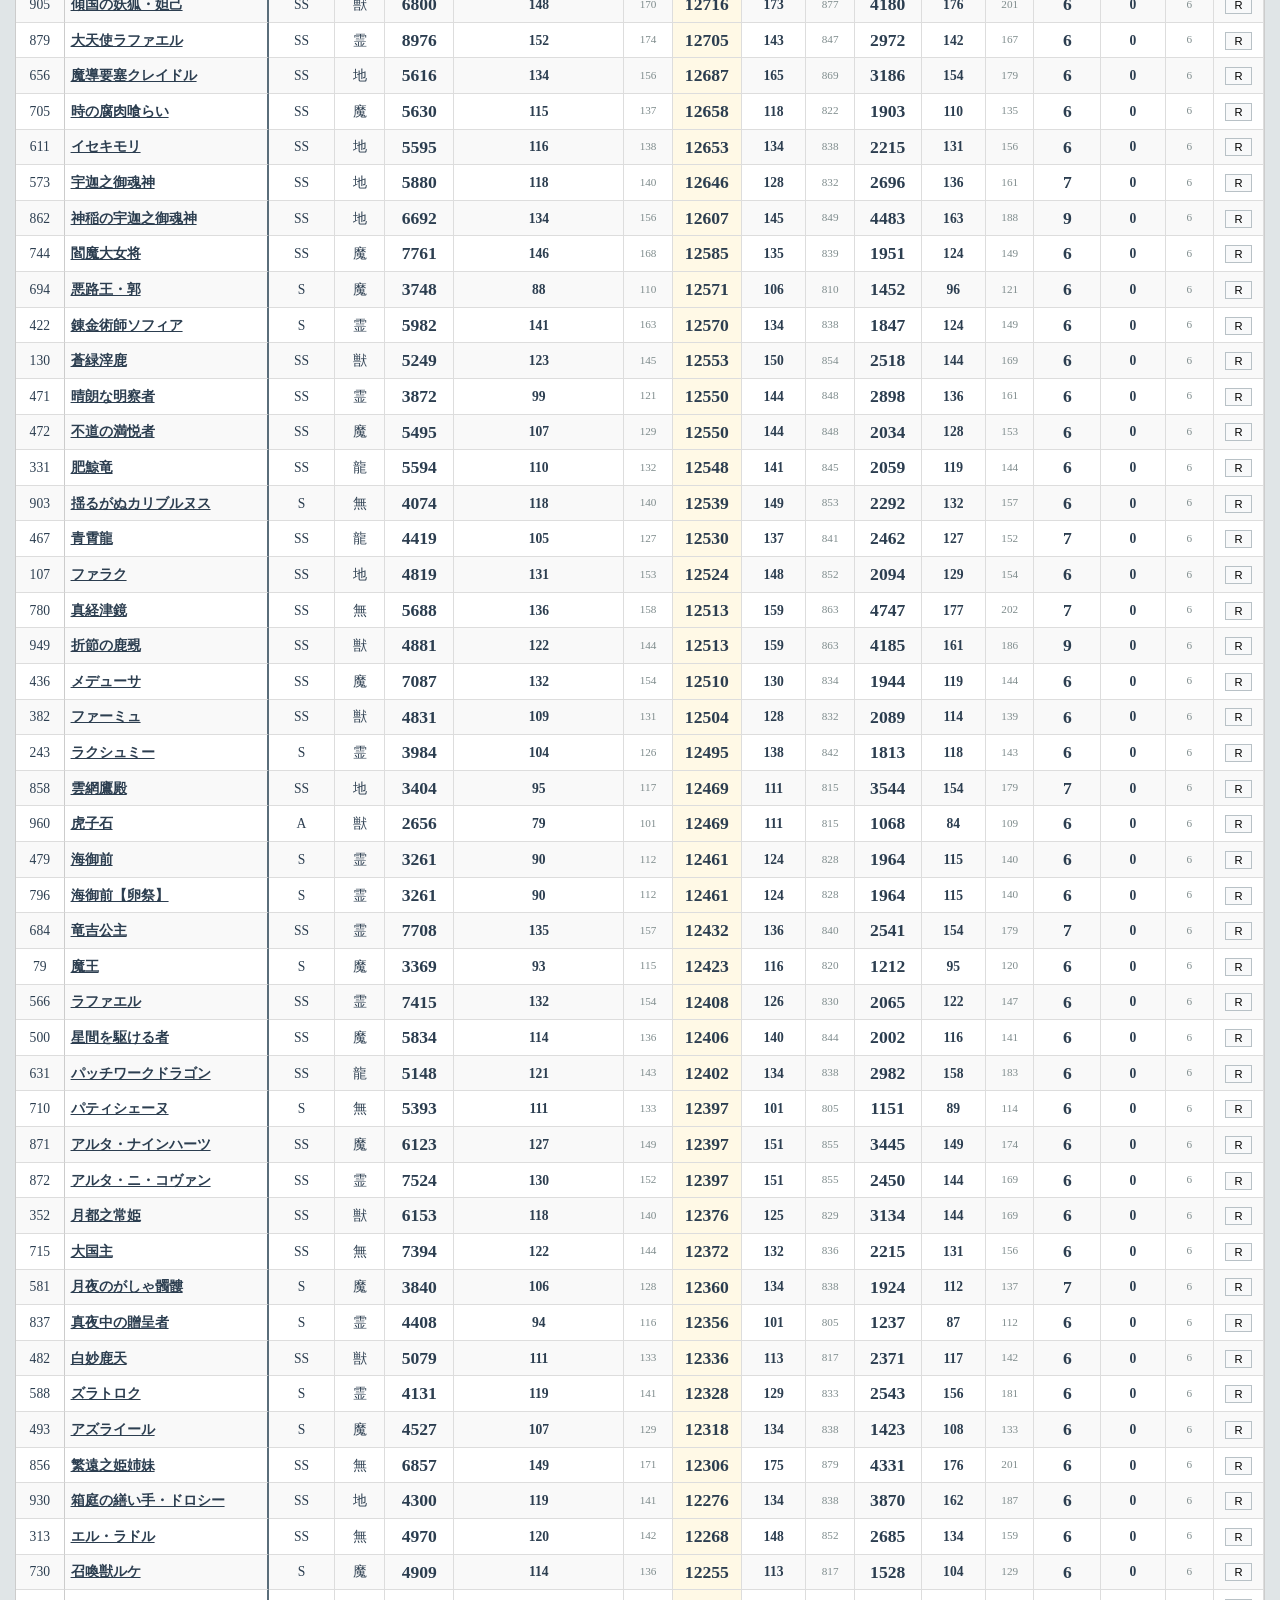
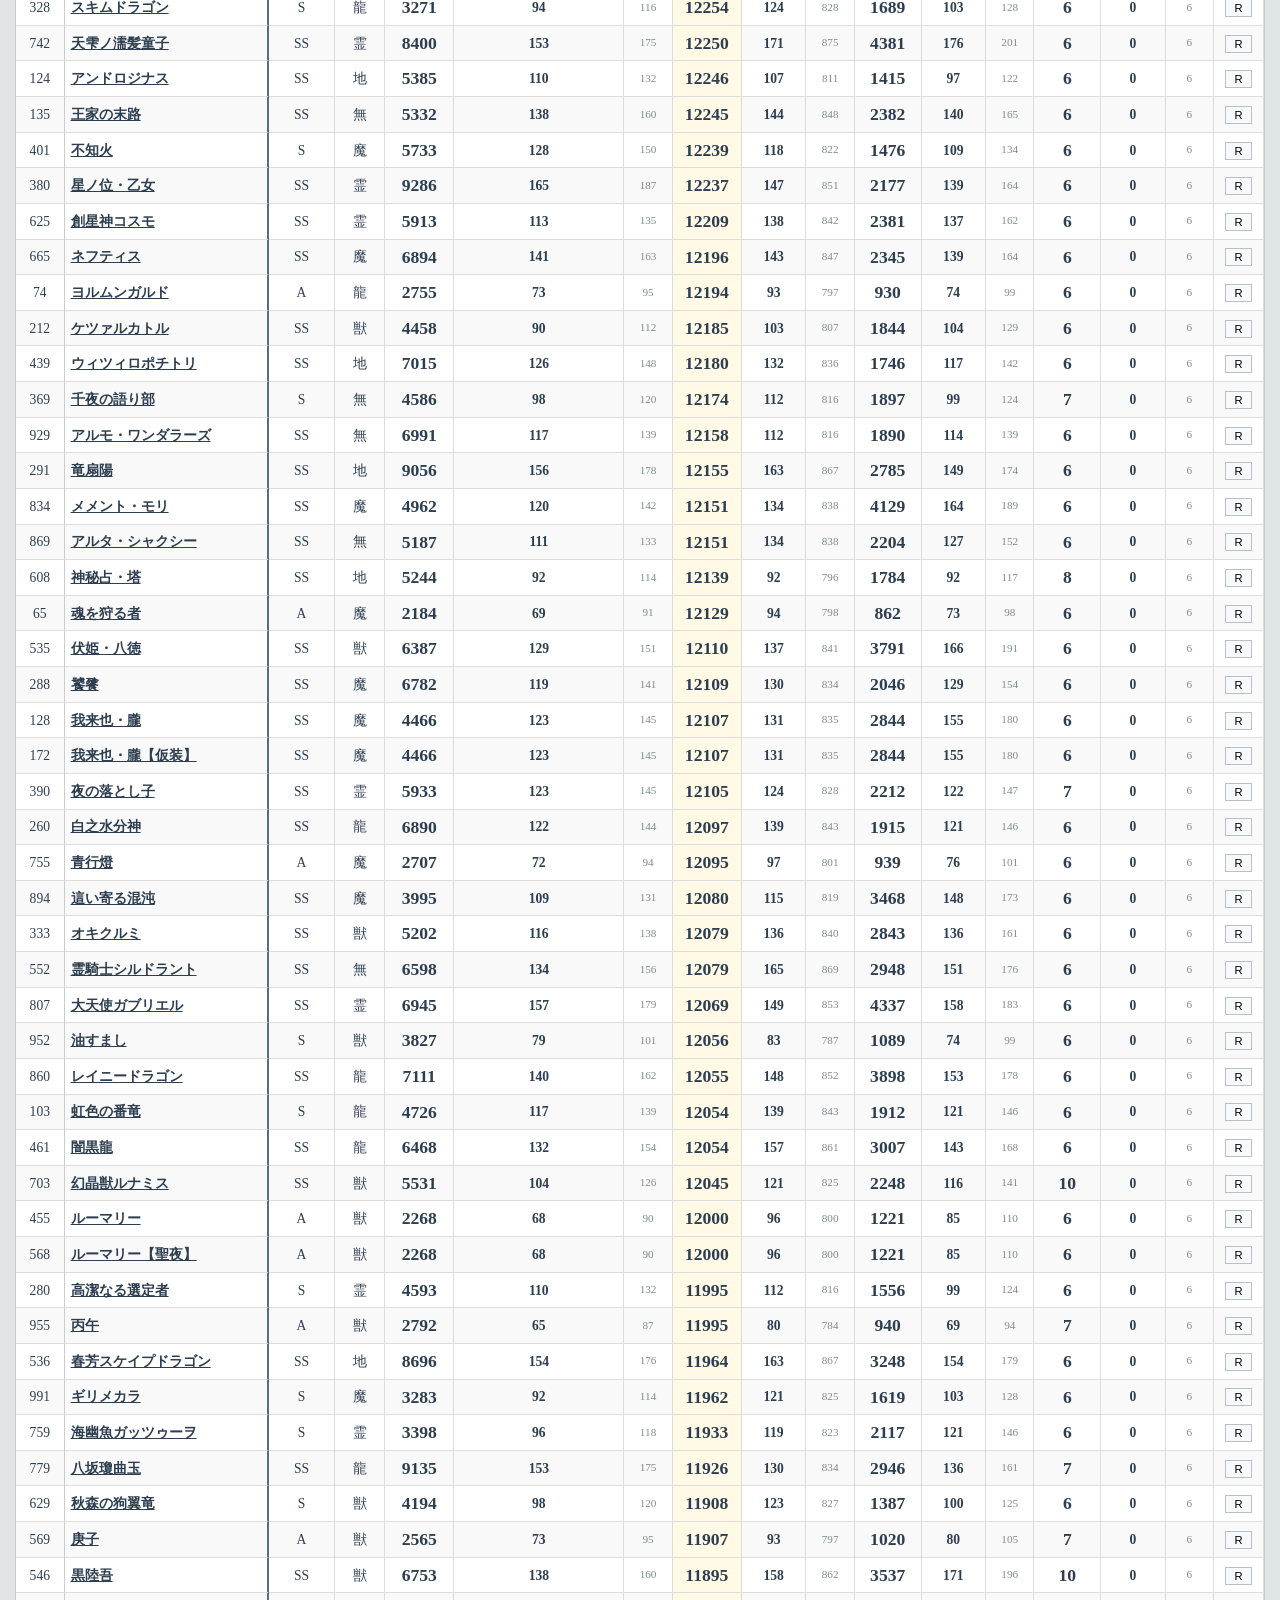
<file: TheoryValues.html>
<!DOCTYPE html>
<html lang="ja">
<head>
    <!-- Google tag (gtag.js) -->
<script async src="https://www.googletagmanager.com/gtag/js?id=G-ZKP8FL2ZBC"></script>
<script>
  window.dataLayer = window.dataLayer || [];
  function gtag(){dataLayer.push(arguments);}
  gtag('js', new Date());

  gtag('config', 'G-ZKP8FL2ZBC');
</script>
    <meta charset="UTF-8">
    <meta name="viewport" content="width=device-width, initial-scale=1.0">
    <title>理論値一覧表 v0.1.20</title>
    <link rel="stylesheet" href="style.css">
</head>
<body class="theory-values-page">
    <header class="project-header">
        <a href="./index.html" class="header-link">Index</a>
        <div style="font-weight: bold;">理論値一覧表 v0.1.20</div>
    </header>

    <div class="container">
        <div class="mode-selector">
            <button id="btn-s" onclick="changeTarget('s')">S極</button>
            <button id="btn-a" onclick="changeTarget('a')">A極</button>
            <button id="btn-d" onclick="changeTarget('d')">D極</button>
            <button id="btn-l" onclick="changeTarget('l')">L極</button>
        </div>

        <div class="filter-controls">
            <input type="text" id="search-name" placeholder="幻獣名で検索..." oninput="render()">
            <select id="filter-class" onchange="render()">
                <option value="">全クラス</option>
                <option value="SS">SS</option>
                <option value="S">S</option>
                <option value="A">A</option>
                <option value="B">B</option>
                <option value="C">C</option>
                <option value="D">D</option>
                <option value="F">F</option>
            </select>
                    <select id="filter-type" onchange="render()">
                        <option value="">全属性</option>
                    </select>
        </div>
        <div class="table-container">
        <table class="theory-table">
            <thead>
                <tr>
                    <th rowspan="2" onclick="setSort('id')">No</th>
                    <th rowspan="2" onclick="setSort('name')">幻獣名</th>
                    <th rowspan="2" onclick="setSort('class')">クラス</th>
                    <th rowspan="2" onclick="setSort('type')">属性</th> <th colspan="3">S</th>
                    <th colspan="3">A</th>
                    <th colspan="3">D</th>
                    <th colspan="3">L</th>
                    <th rowspan="2">詳細</th>
                </tr>
                <tr>
                    <th onclick="setSort('s')">実数値</th><th onclick="setSort('s_this')">変化pt</th><th onclick="setSort('s_total')">総Pt</th>
                    <th onclick="setSort('a')">実数値</th><th onclick="setSort('a_this')">変化pt</th><th onclick="setSort('a_total')">総Pt</th>
                    <th onclick="setSort('d')">実数値</th><th onclick="setSort('d_this')">変化pt</th><th onclick="setSort('d_total')">総Pt</th>
                    <th onclick="setSort('l')">実数値</th><th onclick="setSort('l_this')">変化pt</th><th onclick="setSort('l_total')">総Pt</th>
                </tr>
            </thead>
            <tbody id="table-body"></tbody>
        </table>
    </div>
    </div>

    <div id="route-modal" onclick="closeModal()">
        <div class="modal-body" onclick="event.stopPropagation()">
            <span class="modal-close" onclick="closeModal()">&times;</span>
            <h3 id="modal-title" style="margin-top:0;"></h3>
            <div id="modal-content"></div> 
            <button onclick="closeModal()" style="margin-top: 20px;">閉じる</button>
        </div>
    </div>

    <script src="genjyu_data.js?v=20261117"></script>
    <script src="sim_constants.js?v=20260620"></script>
    <script src="theory_calc.js?v=20260620"></script>
</body>
</html>
</file>
<file: style.css>
/* style.css v0.3.0-p01 統合版 */

:root {
    --bg-color: #e0e5e7;    /* 薄青磁 */
    --panel-bg: #ffffff;
    --accent-color: #3e515d; /* 藍鼠 */
    --text-color: #2c3e50;
    --border-color: #b8c1c6;
    --plus-color: #5d7a8c;
    --minus-color: #9aa7af;
}

body {
    font-family: "Hiragino Mincho ProN", "Yu Mincho", serif;
    background-color: var(--bg-color);
    color: var(--text-color);
    margin: 0;
    padding: 10px;
    line-height: 1.4;
}

/* --- ヘッダー領域 --- */
.project-header {
    display: flex;
    justify-content: space-between;
    align-items: center;
    padding: 8px 15px;
    background-color: #d1d9dc;
    border-bottom: 1px solid var(--border-color);
    margin-bottom: 10px;
}

.header-link {
    color: var(--accent-color);
    text-decoration: none;
    font-size: 0.8rem;
    font-weight: bold;
}

.reset-btn {
    background: #f8f9fa;
    border: 1px solid var(--border-color);
    color: var(--minus-color);
    padding: 3px 12px;
    border-radius: 2px;
    font-size: 0.75rem;
    cursor: pointer;
}

.reset-btn:active {
    background: #f0d0d0;
    color: #c0392b;
}

.container {
    width: 100%;
    max-width: 550px;
    margin: 0 auto;
}

section {
    background: var(--panel-bg);
    margin-bottom: 15px;
    padding: 15px;
    border-radius: 2px;
    border: 1px solid var(--border-color);
    box-shadow: 1px 1px 3px rgba(0,0,0,0.05);
}

h2 {
    font-size: 0.9rem;
    margin: 0 0 10px 0;
    padding-bottom: 3px;
    border-bottom: 2px solid var(--accent-color);
    color: var(--accent-color);
    letter-spacing: 1px;
}

/* --- ステータス表示テーブル (div構造対応) --- */
.status-table {
    width: 100%;
    border-collapse: collapse;
    margin-bottom: 12px;
}

.status-table th {
    background: var(--accent-color);
    color: #fff;
    font-size: 0.7rem;
    padding: 3px;
    font-weight: normal;
}

.status-table td {
    text-align: center;
    border: 1px solid var(--border-color);
    padding: 6px 2px;
    vertical-align: middle;
}

/* 実数値部分 */
.status-table td div[id^="cur-"] {
    font-size: 1.2rem;
    font-family: "Garamond", serif;
    font-weight: bold;
    line-height: 1.1;
}

/* ステポ(0pt)部分 */
.stat-pt {
    display: block;
    font-size: 0.65rem;
    color: var(--minus-color);
    margin-top: 2px;
    font-weight: normal;
}

/* --- 操作パネル・その他 --- */
.control-row { margin-bottom: 10px; }
.control-label {
    font-size: 0.75rem;
    color: #555;
    margin-bottom: 3px;
    border-left: 3px solid var(--accent-color);
    padding-left: 6px;
}

.btn-group {
    display: grid;
    grid-template-columns: repeat(6, 1fr);
    gap: 3px;
}

button:not(.reset-btn) {
    font-size: 0.7rem;
    padding: 10px 0;
    border: 1px solid var(--border-color);
    background: #f8f9fa;
    cursor: pointer;
}

.btn-plus { color: var(--plus-color); font-weight: bold; background: #f0f4f5; }
.btn-minus { color: var(--minus-color); }

.input-grid {
    display: grid;
    grid-template-columns: 1fr 1fr;
    gap: 8px;
}

.input-item label { font-size: 0.7rem; display: block; color: #666; }

input[type="text"], input[type="number"] {
    width: 100%;
    padding: 6px;
    border: 1px solid var(--border-color);
    box-sizing: border-box;
}

.rarity-dots { color: #5d7a8c; letter-spacing: 1px; font-size: 0.8rem; }
.badge { background: var(--accent-color); color: white; padding: 2px 6px; font-size: 0.7rem; margin-left: 5px; vertical-align: middle; }

/* --- アコーディオン (Ver 1.3) --- */
details {
    background: #fdfdfd;
    border: 1px solid var(--border-color);
    border-radius: 2px;
    margin-bottom: 10px;
}

summary {
    padding: 10px;
    cursor: pointer;
    font-size: 0.85rem;
    font-weight: bold;
    color: var(--accent-color);
    background: #f0f4f5;
    list-style: none;
}

.reinc-display {
    font-size: 0.8rem;
    font-weight: bold;
    color: var(--accent-color);
    flex-grow: 1;
    text-align: center;
}

summary::before { content: "▶ "; font-size: 0.7rem; }
details[open] summary::before { content: "▼ "; }


/* 討伐シミュ用の追加スタイル */
.stat-input {
    width: 60px;
    padding: 4px;
    border: 1px solid #ccc;
    border-radius: 4px;
    text-align: center;
}

#battle-log {
    border-radius: 4px;
    line-height: 1.4;
    color: #333;
    font-family: "BIZ UDGothic", "BIZ UDゴシック", monospace;
}

.unit-slot summary {
    font-weight: bold;
    cursor: pointer;
    padding: 8px;
    background: #f0f4f8;
    border-radius: 4px;
    margin-bottom: 5px;
}

.stats-grid-compact div {
    font-size: 0.8rem;
    display: flex;
    align-items: center;
    gap: 5px;
}

.stats-grid-compact input {
    width: 100%;
}

/* --- テーブル枠固定の設定 --- */

/* --- TheoryValues.html 専用（.theory-values-page 配下のみ） --- */

.theory-values-page .container {
    max-width: 1250px;
}

.theory-values-page .mode-selector {
    display: flex;
    gap: 5px;
    margin-bottom: 15px;
}

.theory-values-page .mode-selector button {
    flex: 1;
    font-weight: bold;
    cursor: pointer;
    padding: 10px;
}

.theory-values-page .active-mode {
    background: #4a5d6a !important;
    color: white !important;
}

.theory-values-page .val-cell {
    font-family: "Garamond", serif;
    font-weight: bold;
    font-size: 1.1rem;
}

.theory-values-page .pt-this {
    color: #2c3e50;
    font-weight: bold;
    background: #f0f4f8;
}

.theory-values-page .pt-total {
    color: #7f8c8d;
    font-size: 0.7rem;
}

.theory-values-page .highlight {
    background: #fff9e6 !important;
}

.theory-values-page .route-btn {
    padding: 2px 8px;
    font-size: 0.7rem;
    cursor: pointer;
}

.theory-values-page .filter-controls {
    margin-bottom: 10px;
    display: flex;
    gap: 10px;
}

.theory-values-page .filter-controls input,
.theory-values-page .filter-controls select {
    padding: 5px;
    border: 1px solid #ccc;
    border-radius: 4px;
}

/* コンテナに横スクロールを許可 */
.theory-values-page .table-container {
    width: 100%;
    overflow-x: auto;
    -webkit-overflow-scrolling: touch;
}

/* テーブルが縮まないよう最小幅を確保（sticky 用は separate のまま） */
.theory-values-page .theory-table {
    width: 100%;
    min-width: 1000px;
    border-collapse: separate;
    border-spacing: 0;
    font-size: 0.85rem;
    background: #fff;
    border: 1px solid #ccc;
}

/* 全セル：枠線・余白（右・下のみで隣接セルと二重にならない） */
.theory-values-page .theory-table th,
.theory-values-page .theory-table td {
    border-right: 1px solid #ddd;
    border-bottom: 1px solid #ddd;
    padding: 5px 6px;
    text-align: center;
    vertical-align: middle;
    box-sizing: border-box;
    background-color: #fff;
}

/* 1列目(No)の固定 */
.theory-values-page .theory-table th:nth-child(1),
.theory-values-page .theory-table td:nth-child(1) {
    position: sticky;
    left: 0;
    z-index: 10;
    min-width: 40px;
    max-width: 40px;
    border-right: 1px solid #ccc;
}

/* 2列目(幻獣名)の固定 */
.theory-values-page .theory-table th:nth-child(2),
.theory-values-page .theory-table td:nth-child(2) {
    position: sticky;
    left: 40px; /* 1列目の幅(40px)に合わせる */
    z-index: 10;
    min-width: 140px;
    border-right: 2px solid #5a6d7a; /* 境界を強調 */
}

/* ヘッダー：見た目＋スクロール時に最前面へ */
.theory-values-page .theory-table thead th {
    position: sticky;
    top: 0;
    z-index: 20;
    background-color: #5a6d7a;
    color: #fff;
    font-weight: bold;
    cursor: pointer;
    border-right-color: #ccc;
    border-bottom-color: #ccc;
}

/* Noと幻獣名のヘッダー角部分は最高優先度 */
.theory-values-page .theory-table thead tr:nth-child(1) th:nth-child(1),
.theory-values-page .theory-table thead tr:nth-child(1) th:nth-child(2) {
    z-index: 30;
}

/* 偶数行の背景色（tbody のみ・固定列にも適用して縞々を維持） */
.theory-values-page .theory-table tbody tr:nth-child(even) td {
    background-color: #f9f9f9;
}

/* モーダル外枠：暗転＋はみ出し時はオーバーレイ側でもスクロール可 */
.theory-values-page #route-modal {
    display: none;
    position: fixed;
    z-index: 1000;
    left: 0;
    top: 0;
    width: 100%;
    height: 100%;
    max-height: 100vh;
    background-color: rgba(0,0,0,0.5);
    overflow-y: auto;
    overflow-x: hidden;
    -webkit-overflow-scrolling: touch;
    box-sizing: border-box;
    padding: 12px 10px;
}

/* モーダルの中身：白いパネル部分 */
.theory-values-page #route-modal > .modal-body {
    background: white;
    margin: 2vh auto;
    padding: 20px;
    border-radius: 8px;
    width: 95vw;
    max-width: 1200px;
    max-height: min(90vh, calc(100vh - 48px));
    overflow-y: auto;
    overflow-x: hidden;
    -webkit-overflow-scrolling: touch;
    box-shadow: 0 4px 15px rgba(0,0,0,0.3);
    position: relative;
    box-sizing: border-box;
}

.theory-values-page #route-modal div[style*="overflow-x: auto"] {
    width: 100%;
    max-width: 100%;
    -webkit-overflow-scrolling: touch;
}

.theory-values-page .modal-close {
    position: absolute;
    top: 10px;
    right: 15px;
    cursor: pointer;
    font-size: 1.5rem;
    line-height: 1;
}

/* 理論値候補テーブルのスタイル（ボーダー復活） */
.theory-values-page .modal-table {
    width: 100%;
    border-collapse: collapse;
    white-space: nowrap;
}

.theory-values-page .modal-table th,
.theory-values-page .modal-table td {
    border: 1px solid #ddd;
    padding: 8px;
    text-align: center;
}

.theory-values-page .modal-table th {
    background-color: #f4f4f4;
    position: sticky;
    top: 0;
    z-index: 2;
}
</file>
